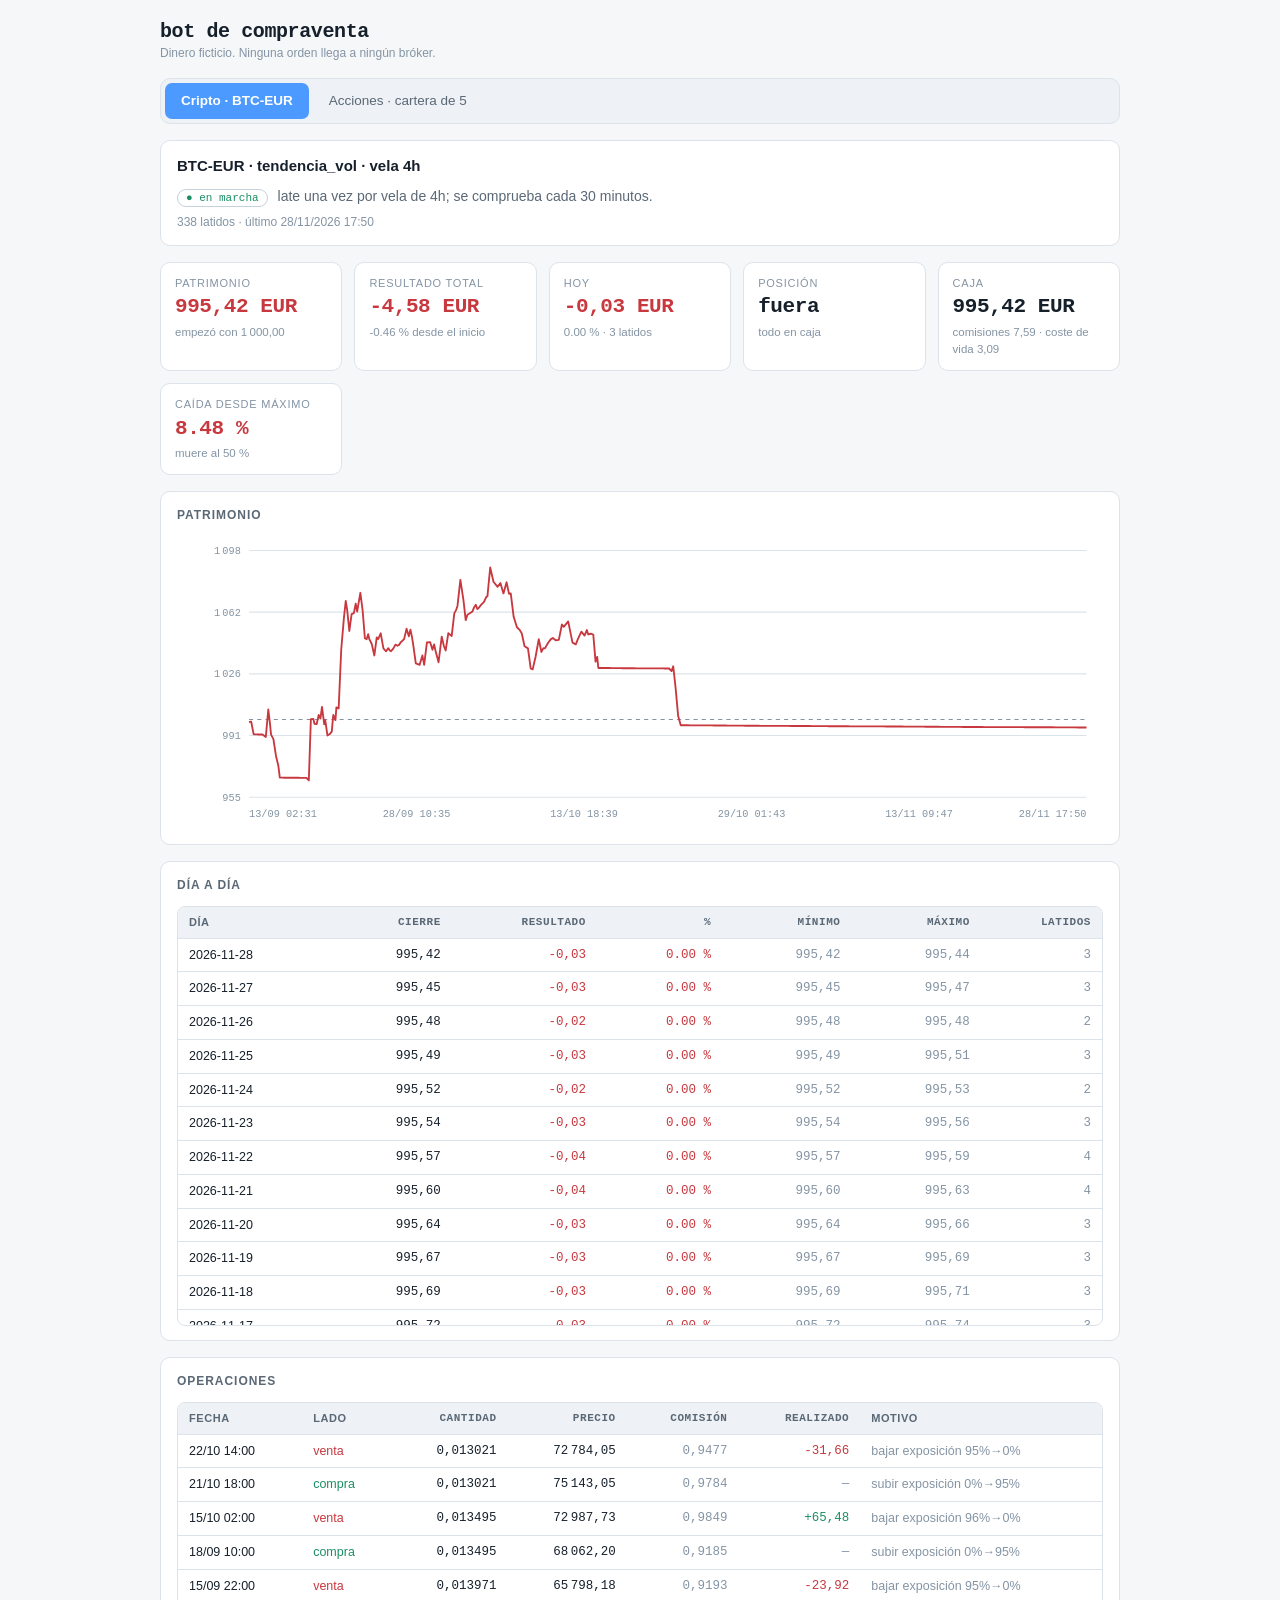
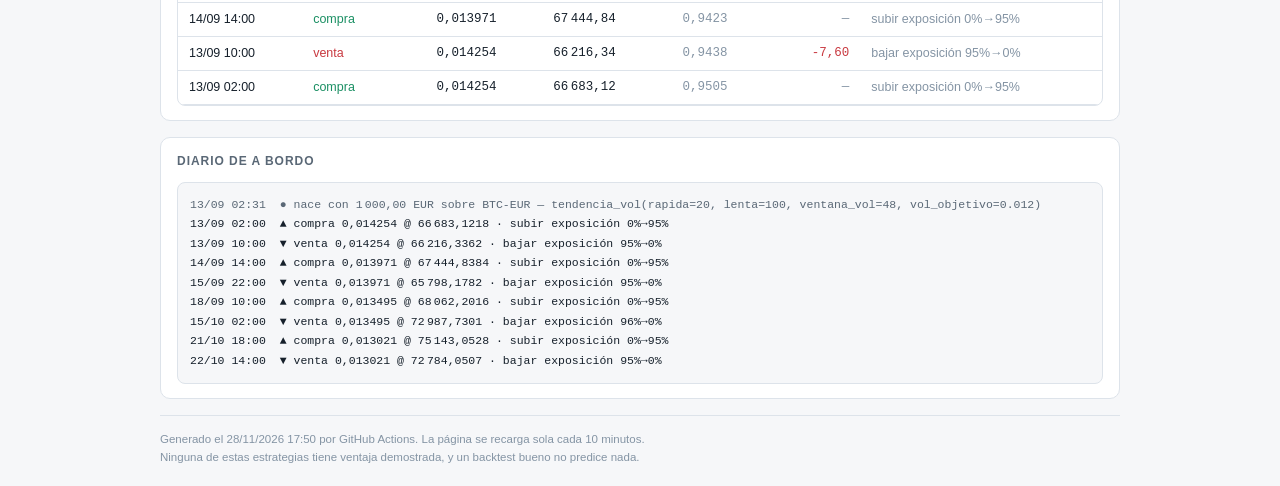
<file: docs/index.html>
<!doctype html>
<html lang="es"><head><meta charset="utf-8">
<meta name="viewport" content="width=device-width,initial-scale=1">
<meta http-equiv="refresh" content="600">
<title>Bot · BTC-EUR</title>
<style>
:root{color-scheme:dark;--f:#0d1117;--f2:#141b24;--f3:#1b2430;--b:#263241;--b2:#334354;
--t:#e6edf3;--t2:#9aa8b8;--t3:#6b7a8c;--verde:#2fbf87;--rojo:#e5606b;--ambar:#f2a33c;
--mono:ui-monospace,SFMono-Regular,Menlo,monospace}
@media (prefers-color-scheme:light){:root{color-scheme:light;--f:#f6f7f9;--f2:#fff;--f3:#eef1f5;
--b:#dde3ea;--b2:#c7d1dc;--t:#16202b;--t2:#5a6876;--t3:#8494a4;--verde:#1a8f63;--rojo:#c8383f}}
*{box-sizing:border-box}
body{margin:0;background:var(--f);color:var(--t);font:14px/1.5 -apple-system,BlinkMacSystemFont,"Segoe UI",Roboto,sans-serif}
.envuelve{max-width:1000px;margin:0 auto;padding:20px;display:flex;flex-direction:column;gap:16px}
h1{font:600 20px/1.2 var(--mono);margin:0;letter-spacing:-.02em}
h2{font-size:15px;margin:0 0 8px}
h3{font-size:12px;text-transform:uppercase;letter-spacing:.08em;color:var(--t2);margin:0 0 12px}
.tarjeta{background:var(--f2);border:1px solid var(--b);border-radius:10px;padding:14px 16px}
.kpis{display:grid;grid-template-columns:repeat(auto-fit,minmax(180px,1fr));gap:12px}
.kpi{background:var(--f2);border:1px solid var(--b);border-radius:10px;padding:12px 14px;display:flex;flex-direction:column;gap:3px}
.kpi-t{font-size:11px;text-transform:uppercase;letter-spacing:.07em;color:var(--t3)}
.kpi-v{font:600 21px/1.25 var(--mono);letter-spacing:-.02em}
.kpi-v.pos{color:var(--verde)} .kpi-v.neg{color:var(--rojo)}
.kpi-s{font-size:11.5px;color:var(--t3)}
.linea{margin:0 0 6px;color:var(--t2)}
.nota{color:var(--t3);font-size:12px;margin:0}
.insignia{font:11px var(--mono);padding:2px 8px;border-radius:999px;border:1px solid var(--b2);margin-right:6px}
.insignia.vivo{color:var(--verde)} .insignia.muerto{color:var(--rojo)} .insignia.pausado{color:var(--t3)}
.envoltura{overflow-x:auto;border:1px solid var(--b);border-radius:8px;max-height:420px;overflow-y:auto}
table{border-collapse:collapse;width:100%;font-size:12.5px}
th,td{padding:7px 11px;text-align:left;white-space:nowrap;border-bottom:1px solid var(--b)}
th{position:sticky;top:0;background:var(--f3);color:var(--t2);font-size:11px;text-transform:uppercase;letter-spacing:.05em}
.num{text-align:right;font-family:var(--mono)}
.pos{color:var(--verde)} .neg{color:var(--rojo)} .apagado{color:var(--t3)}
.malla{stroke:var(--b)} .base{stroke:var(--t3);stroke-dasharray:4 4}
.eje{fill:var(--t3);font:10px var(--mono)}
.diario{margin:0;padding:12px;background:var(--f);border:1px solid var(--b);border-radius:8px;
font:11.5px/1.7 var(--mono);max-height:300px;overflow:auto;color:var(--t2);white-space:pre-wrap}
.l-error{color:var(--rojo)} .l-warning{color:var(--ambar)} .l-hito{color:var(--t)}
footer{color:var(--t3);font-size:11.5px;line-height:1.6;border-top:1px solid var(--b);padding-top:14px}
.pestanas{display:flex;gap:4px;background:var(--f3);padding:4px;border-radius:10px;
border:1px solid var(--b);flex-wrap:wrap}
.pestana{padding:8px 16px;border-radius:7px;color:var(--t2);text-decoration:none;
font-size:13.5px;white-space:nowrap}
.pestana:hover{color:var(--t);background:var(--f2)}
.pestana.activa{background:#4c9aff;color:#fff;font-weight:600}
.datos{display:grid;grid-template-columns:repeat(auto-fit,minmax(130px,1fr));gap:10px}
.dato{background:var(--f3);border:1px solid var(--b);border-radius:8px;padding:9px 11px;
display:flex;flex-direction:column;gap:2px}
.dato-t{font-size:10.5px;text-transform:uppercase;letter-spacing:.06em;color:var(--t3)}
.dato-v{font:600 15px/1.3 var(--mono)}
.insignia.ok{color:var(--verde)} .insignia.falla{color:var(--rojo)}
.titulares{margin:0;padding-left:18px;display:flex;flex-direction:column;gap:7px}
.titulares li{font-size:13px;line-height:1.45}
.titulares a{color:var(--t2);text-decoration:none}
.titulares a:hover{color:#4c9aff;text-decoration:underline}
h3 .insignia{margin-left:8px;text-transform:none;letter-spacing:0}
</style></head><body><div class="envuelve">
<header><h1>bot de compraventa</h1>
<p class="nota">Dinero ficticio. Ninguna orden llega a ningún bróker.</p></header>
<nav class="pestanas"><a class="pestana activa" href="btc4h.html">Cripto · BTC-EUR</a><a class="pestana" href="acciones.html">Acciones · cartera de 5</a></nav>
<section class="tarjeta cabecera-agente">
  <h2>BTC-EUR · tendencia_vol · vela 4h</h2>
  <p class="linea"><span class="insignia vivo">● en marcha</span> late una vez por vela de 4h; se comprueba cada 30 minutos.</p>
  <p class="nota">338 latidos · último 28/11/2026 17:50</p>
</section>

<section class="kpis"><div class="kpi"><span class="kpi-t">Patrimonio</span><span class="kpi-v neg">995,42 EUR</span><span class="kpi-s">empezó con 1 000,00</span></div><div class="kpi"><span class="kpi-t">Resultado total</span><span class="kpi-v neg">-4,58 EUR</span><span class="kpi-s">-0.46 % desde el inicio</span></div><div class="kpi"><span class="kpi-t">Hoy</span><span class="kpi-v neg">-0,03 EUR</span><span class="kpi-s">0.00 % · 3 latidos</span></div><div class="kpi"><span class="kpi-t">Posición</span><span class="kpi-v ">fuera</span><span class="kpi-s">todo en caja</span></div><div class="kpi"><span class="kpi-t">Caja</span><span class="kpi-v ">995,42 EUR</span><span class="kpi-s">comisiones 7,59 · coste de vida 3,09</span></div><div class="kpi"><span class="kpi-t">Caída desde máximo</span><span class="kpi-v neg">8.48 %</span><span class="kpi-s">muere al 50 %</span></div></section>

<section class="tarjeta"><h3>Patrimonio</h3><svg viewBox="0 0 900 280" width="100%" role="img" aria-label="Curva de patrimonio"><line class="malla" x1="70" x2="884" y1="254.0" y2="254.0"/><text class="eje" x="62" y="257.5" text-anchor="end">955</text><line class="malla" x1="70" x2="884" y1="194.0" y2="194.0"/><text class="eje" x="62" y="197.5" text-anchor="end">991</text><line class="malla" x1="70" x2="884" y1="134.0" y2="134.0"/><text class="eje" x="62" y="137.5" text-anchor="end">1 026</text><line class="malla" x1="70" x2="884" y1="74.0" y2="74.0"/><text class="eje" x="62" y="77.5" text-anchor="end">1 062</text><line class="malla" x1="70" x2="884" y1="14.0" y2="14.0"/><text class="eje" x="62" y="17.5" text-anchor="end">1 098</text><text class="eje" x="70.0" y="273" text-anchor="start">13/09 02:31</text><text class="eje" x="232.8" y="273" text-anchor="middle">28/09 10:35</text><text class="eje" x="395.6" y="273" text-anchor="middle">13/10 18:39</text><text class="eje" x="558.4" y="273" text-anchor="middle">29/10 01:43</text><text class="eje" x="721.2" y="273" text-anchor="middle">13/11 09:47</text><text class="eje" x="884.0" y="273" text-anchor="end">28/11 17:50</text><line class="base" x1="70" x2="884" y1="178.4" y2="178.4"/><path d="M70.0 180.8L72.1 180.5L74.5 192.8L76.3 192.8L77.8 192.8L79.0 192.9L80.9 192.9L83.1 192.9L86.3 195.3L88.7 168.6L90.3 181.9L91.4 193.1L93.7 197.4L96.2 213.8L98.5 223.3L99.9 234.9L102.3 234.9L104.6 235.0L107.2 235.0L109.3 235.0L110.6 235.0L113.0 235.0L115.6 235.0L117.9 235.0L120.0 235.1L121.3 235.1L123.4 235.1L125.8 235.1L128.1 237.4L130.1 178.1L132.5 177.8L133.6 182.5L135.7 182.9L137.7 174.0L139.4 177.4L140.9 166.1L143.1 183.1L144.1 179.1L146.2 193.9L148.4 192.5L150.4 190.1L151.9 173.9L154.0 178.9L154.9 166.6L157.1 167.6L159.6 110.6L162.2 79.8L164.0 63.0L165.3 71.0L167.5 92.3L169.7 76.0L171.9 75.0L173.7 65.7L175.1 73.4L176.1 67.4L178.2 55.2L180.4 72.2L182.6 99.3L184.3 100.4L185.8 95.4L186.9 100.3L189.3 105.0L191.8 116.1L194.1 98.6L195.6 100.1L198.0 94.6L200.6 109.3L203.2 112.1L205.4 109.0L206.8 111.3L208.0 112.0L210.2 109.5L212.3 105.6L214.3 106.7L216.0 105.6L217.3 103.5L220.7 100.2L223.1 90.1L225.3 97.5L226.9 91.0L228.4 98.3L229.5 105.2L232.1 123.7L235.8 125.2L238.5 116.1L240.2 125.3L242.9 103.5L246.0 103.1L248.3 110.6L249.9 105.3L251.3 111.8L254.2 122.7L257.3 97.8L259.4 106.9L261.1 111.3L263.7 94.5L267.0 97.1L269.5 75.2L271.2 72.0L272.6 68.0L275.4 42.6L278.4 62.3L280.6 81.8L282.3 76.6L284.6 75.0L287.2 73.3L288.8 69.2L290.4 66.9L291.9 71.0L293.0 70.2L295.5 66.9L298.4 64.0L300.5 59.4L301.7 58.6L304.4 30.6L307.6 44.5L311.6 49.4L314.3 45.6L317.3 55.8L320.3 45.0L322.7 56.2L324.4 55.9L327.2 78.5L330.4 88.7L333.2 91.5L335.1 94.8L337.8 107.1L341.1 109.2L343.8 128.8L345.7 129.6L348.5 117.4L351.6 100.3L354.2 112.7L356.1 109.0L357.6 109.2L360.7 103.8L363.4 100.2L365.3 99.2L368.0 101.3L371.1 101.0L374.1 86.0L375.9 88.3L380.2 83.0L384.4 103.6L387.6 105.3L389.6 100.3L393.0 93.0L396.1 96.8L398.3 91.4L399.7 95.7L402.2 95.0L404.6 95.8L406.8 122.1L408.4 117.5L409.5 128.3L411.5 128.3L413.6 128.3L415.8 128.3L417.7 128.3L419.1 128.3L420.2 128.3L422.3 128.4L424.4 128.4L426.6 128.4L428.4 128.4L429.8 128.4L430.9 128.4L432.9 128.5L434.8 128.5L436.5 128.5L438.1 128.5L440.2 128.5L442.0 128.5L444.2 128.5L446.5 128.6L448.3 128.6L449.5 128.6L450.6 128.6L452.5 128.6L454.9 128.6L458.4 128.7L460.9 128.7L464.6 128.7L467.0 128.7L469.2 128.7L471.0 128.7L472.6 128.7L473.6 128.8L475.8 128.8L478.3 128.8L480.7 131.3L482.3 126.6L484.6 147.7L487.1 175.0L489.6 183.9L491.8 183.9L493.3 183.9L494.5 183.9L496.6 183.9L498.8 184.0L501.0 184.0L502.9 184.0L504.2 184.0L505.5 184.0L507.6 184.0L509.8 184.1L511.4 184.1L512.8 184.1L514.9 184.1L515.8 184.1L518.0 184.1L520.1 184.1L522.0 184.2L523.5 184.2L524.8 184.2L527.0 184.2L529.7 184.2L532.9 184.2L535.3 184.3L536.9 184.3L539.1 184.3L543.9 184.3L546.0 184.3L547.5 184.3L549.9 184.3L552.6 184.4L555.2 184.4L557.2 184.4L558.9 184.4L561.8 184.4L565.0 184.4L567.2 184.5L568.9 184.5L571.5 184.5L574.7 184.5L577.0 184.5L578.8 184.5L580.3 184.5L583.2 184.6L586.1 184.6L588.0 184.6L589.4 184.6L590.9 184.6L594.2 184.6L597.4 184.7L599.3 184.7L600.9 184.7L603.9 184.7L608.3 184.7L611.2 184.7L614.1 184.7L617.8 184.8L620.4 184.8L622.4 184.8L625.3 184.8L629.0 184.8L631.6 184.8L633.6 184.9L637.2 184.9L640.7 184.9L643.1 184.9L646.3 184.9L649.8 184.9L652.3 184.9L654.0 185.0L656.8 185.0L659.8 185.0L661.9 185.0L663.7 185.0L665.3 185.0L668.4 185.1L671.5 185.1L673.4 185.1L675.2 185.1L678.4 185.1L683.1 185.1L686.4 185.1L689.8 185.2L693.3 185.2L695.8 185.2L697.4 185.2L700.9 185.2L704.3 185.2L707.2 185.3L710.4 185.3L714.2 185.3L716.7 185.3L718.8 185.3L722.4 185.3L725.6 185.3L728.1 185.4L731.0 185.4L734.2 185.4L736.4 185.4L738.1 185.4L739.7 185.4L742.9 185.5L746.1 185.5L748.2 185.5L750.0 185.5L753.4 185.5L757.9 185.5L761.1 185.5L765.0 185.6L769.0 185.6L771.7 185.6L775.5 185.6L779.1 185.6L781.7 185.6L785.2 185.7L789.3 185.7L792.0 185.7L795.4 185.7L799.3 185.7L801.9 185.7L804.1 185.7L808.0 185.8L811.1 185.8L813.0 185.8L816.2 185.8L819.8 185.8L822.3 185.8L824.3 185.9L828.2 185.9L833.5 185.9L836.9 185.9L842.2 185.9L845.9 185.9L850.4 185.9L854.6 186.0L857.3 186.0L861.7 186.0L865.6 186.0L868.3 186.0L872.8 186.0L876.4 186.1L880.0 186.1L884.0 186.1" fill="none" stroke="var(--rojo)" stroke-width="1.8" stroke-linejoin="round"/></svg></section>





<section class="tarjeta"><h3>Día a día</h3>
<div class="envoltura"><table>
<thead><tr><th>día</th><th class="num">cierre</th><th class="num">resultado</th><th class="num">%</th><th class="num">mínimo</th><th class="num">máximo</th><th class="num">latidos</th></tr></thead>
<tbody><tr><td>2026-11-28</td><td class="num">995,42</td><td class="num neg">-0,03</td><td class="num neg">0.00 %</td><td class="num apagado">995,42</td><td class="num apagado">995,44</td><td class="num apagado">3</td></tr><tr><td>2026-11-27</td><td class="num">995,45</td><td class="num neg">-0,03</td><td class="num neg">0.00 %</td><td class="num apagado">995,45</td><td class="num apagado">995,47</td><td class="num apagado">3</td></tr><tr><td>2026-11-26</td><td class="num">995,48</td><td class="num neg">-0,02</td><td class="num neg">0.00 %</td><td class="num apagado">995,48</td><td class="num apagado">995,48</td><td class="num apagado">2</td></tr><tr><td>2026-11-25</td><td class="num">995,49</td><td class="num neg">-0,03</td><td class="num neg">0.00 %</td><td class="num apagado">995,49</td><td class="num apagado">995,51</td><td class="num apagado">3</td></tr><tr><td>2026-11-24</td><td class="num">995,52</td><td class="num neg">-0,02</td><td class="num neg">0.00 %</td><td class="num apagado">995,52</td><td class="num apagado">995,53</td><td class="num apagado">2</td></tr><tr><td>2026-11-23</td><td class="num">995,54</td><td class="num neg">-0,03</td><td class="num neg">0.00 %</td><td class="num apagado">995,54</td><td class="num apagado">995,56</td><td class="num apagado">3</td></tr><tr><td>2026-11-22</td><td class="num">995,57</td><td class="num neg">-0,04</td><td class="num neg">0.00 %</td><td class="num apagado">995,57</td><td class="num apagado">995,59</td><td class="num apagado">4</td></tr><tr><td>2026-11-21</td><td class="num">995,60</td><td class="num neg">-0,04</td><td class="num neg">0.00 %</td><td class="num apagado">995,60</td><td class="num apagado">995,63</td><td class="num apagado">4</td></tr><tr><td>2026-11-20</td><td class="num">995,64</td><td class="num neg">-0,03</td><td class="num neg">0.00 %</td><td class="num apagado">995,64</td><td class="num apagado">995,66</td><td class="num apagado">3</td></tr><tr><td>2026-11-19</td><td class="num">995,67</td><td class="num neg">-0,03</td><td class="num neg">0.00 %</td><td class="num apagado">995,67</td><td class="num apagado">995,69</td><td class="num apagado">3</td></tr><tr><td>2026-11-18</td><td class="num">995,69</td><td class="num neg">-0,03</td><td class="num neg">0.00 %</td><td class="num apagado">995,69</td><td class="num apagado">995,71</td><td class="num apagado">3</td></tr><tr><td>2026-11-17</td><td class="num">995,72</td><td class="num neg">-0,03</td><td class="num neg">0.00 %</td><td class="num apagado">995,72</td><td class="num apagado">995,74</td><td class="num apagado">3</td></tr><tr><td>2026-11-16</td><td class="num">995,75</td><td class="num neg">-0,03</td><td class="num neg">0.00 %</td><td class="num apagado">995,75</td><td class="num apagado">995,77</td><td class="num apagado">3</td></tr><tr><td>2026-11-15</td><td class="num">995,78</td><td class="num neg">-0,04</td><td class="num neg">0.00 %</td><td class="num apagado">995,78</td><td class="num apagado">995,80</td><td class="num apagado">4</td></tr><tr><td>2026-11-14</td><td class="num">995,81</td><td class="num neg">-0,05</td><td class="num neg">0.00 %</td><td class="num apagado">995,81</td><td class="num apagado">995,85</td><td class="num apagado">5</td></tr><tr><td>2026-11-13</td><td class="num">995,86</td><td class="num neg">-0,03</td><td class="num neg">0.00 %</td><td class="num apagado">995,86</td><td class="num apagado">995,88</td><td class="num apagado">3</td></tr><tr><td>2026-11-12</td><td class="num">995,89</td><td class="num neg">-0,04</td><td class="num neg">0.00 %</td><td class="num apagado">995,89</td><td class="num apagado">995,91</td><td class="num apagado">4</td></tr><tr><td>2026-11-11</td><td class="num">995,92</td><td class="num neg">-0,04</td><td class="num neg">0.00 %</td><td class="num apagado">995,92</td><td class="num apagado">995,95</td><td class="num apagado">4</td></tr><tr><td>2026-11-10</td><td class="num">995,96</td><td class="num neg">-0,03</td><td class="num neg">0.00 %</td><td class="num apagado">995,96</td><td class="num apagado">995,98</td><td class="num apagado">3</td></tr><tr><td>2026-11-09</td><td class="num">995,99</td><td class="num neg">-0,03</td><td class="num neg">0.00 %</td><td class="num apagado">995,99</td><td class="num apagado">996,00</td><td class="num apagado">3</td></tr><tr><td>2026-11-08</td><td class="num">996,01</td><td class="num neg">-0,04</td><td class="num neg">0.00 %</td><td class="num apagado">996,01</td><td class="num apagado">996,04</td><td class="num apagado">4</td></tr><tr><td>2026-11-07</td><td class="num">996,05</td><td class="num neg">-0,05</td><td class="num neg">0.00 %</td><td class="num apagado">996,05</td><td class="num apagado">996,09</td><td class="num apagado">5</td></tr><tr><td>2026-11-06</td><td class="num">996,10</td><td class="num neg">-0,04</td><td class="num neg">0.00 %</td><td class="num apagado">996,10</td><td class="num apagado">996,12</td><td class="num apagado">4</td></tr><tr><td>2026-11-05</td><td class="num">996,13</td><td class="num neg">-0,03</td><td class="num neg">0.00 %</td><td class="num apagado">996,13</td><td class="num apagado">996,15</td><td class="num apagado">3</td></tr><tr><td>2026-11-04</td><td class="num">996,16</td><td class="num neg">-0,04</td><td class="num neg">0.00 %</td><td class="num apagado">996,16</td><td class="num apagado">996,19</td><td class="num apagado">4</td></tr><tr><td>2026-11-03</td><td class="num">996,20</td><td class="num neg">-0,04</td><td class="num neg">0.00 %</td><td class="num apagado">996,20</td><td class="num apagado">996,22</td><td class="num apagado">4</td></tr><tr><td>2026-11-02</td><td class="num">996,23</td><td class="num neg">-0,03</td><td class="num neg">0.00 %</td><td class="num apagado">996,23</td><td class="num apagado">996,25</td><td class="num apagado">3</td></tr><tr><td>2026-11-01</td><td class="num">996,26</td><td class="num neg">-0,04</td><td class="num neg">0.00 %</td><td class="num apagado">996,26</td><td class="num apagado">996,29</td><td class="num apagado">4</td></tr><tr><td>2026-10-31</td><td class="num">996,30</td><td class="num neg">-0,05</td><td class="num neg">0.00 %</td><td class="num apagado">996,30</td><td class="num apagado">996,33</td><td class="num apagado">5</td></tr><tr><td>2026-10-30</td><td class="num">996,34</td><td class="num neg">-0,05</td><td class="num neg">0.00 %</td><td class="num apagado">996,34</td><td class="num apagado">996,38</td><td class="num apagado">5</td></tr><tr><td>2026-10-29</td><td class="num">996,39</td><td class="num neg">-0,04</td><td class="num neg">0.00 %</td><td class="num apagado">996,39</td><td class="num apagado">996,42</td><td class="num apagado">4</td></tr><tr><td>2026-10-28</td><td class="num">996,42</td><td class="num neg">-0,05</td><td class="num neg">0.00 %</td><td class="num apagado">996,42</td><td class="num apagado">996,46</td><td class="num apagado">5</td></tr><tr><td>2026-10-27</td><td class="num">996,47</td><td class="num neg">-0,04</td><td class="num neg">0.00 %</td><td class="num apagado">996,47</td><td class="num apagado">996,50</td><td class="num apagado">4</td></tr><tr><td>2026-10-26</td><td class="num">996,51</td><td class="num neg">-0,04</td><td class="num neg">0.00 %</td><td class="num apagado">996,51</td><td class="num apagado">996,53</td><td class="num apagado">4</td></tr><tr><td>2026-10-25</td><td class="num">996,54</td><td class="num neg">-0,06</td><td class="num neg">-0.01 %</td><td class="num apagado">996,54</td><td class="num apagado">996,60</td><td class="num apagado">7</td></tr><tr><td>2026-10-24</td><td class="num">996,61</td><td class="num neg">-0,05</td><td class="num neg">-0.01 %</td><td class="num apagado">996,61</td><td class="num apagado">996,65</td><td class="num apagado">6</td></tr><tr><td>2026-10-23</td><td class="num">996,66</td><td class="num neg">-0,05</td><td class="num neg">0.00 %</td><td class="num apagado">996,66</td><td class="num apagado">996,70</td><td class="num apagado">5</td></tr><tr><td>2026-10-22</td><td class="num">996,71</td><td class="num neg">-34,03</td><td class="num neg">-3.30 %</td><td class="num apagado">996,71</td><td class="num apagado">1 018,19</td><td class="num apagado">5</td></tr><tr><td>2026-10-21</td><td class="num">1 030,74</td><td class="num pos">+1,29</td><td class="num pos">0.12 %</td><td class="num apagado">1 027,94</td><td class="num apagado">1 030,74</td><td class="num apagado">6</td></tr><tr><td>2026-10-20</td><td class="num">1 029,45</td><td class="num neg">-0,04</td><td class="num neg">0.00 %</td><td class="num apagado">1 029,45</td><td class="num apagado">1 029,48</td><td class="num apagado">4</td></tr><tr><td>2026-10-19</td><td class="num">1 029,49</td><td class="num neg">-0,04</td><td class="num neg">0.00 %</td><td class="num apagado">1 029,49</td><td class="num apagado">1 029,51</td><td class="num apagado">4</td></tr><tr><td>2026-10-18</td><td class="num">1 029,52</td><td class="num neg">-0,05</td><td class="num neg">-0.01 %</td><td class="num apagado">1 029,52</td><td class="num apagado">1 029,57</td><td class="num apagado">6</td></tr><tr><td>2026-10-17</td><td class="num">1 029,58</td><td class="num neg">-0,06</td><td class="num neg">-0.01 %</td><td class="num apagado">1 029,58</td><td class="num apagado">1 029,63</td><td class="num apagado">7</td></tr><tr><td>2026-10-16</td><td class="num">1 029,64</td><td class="num neg">-0,05</td><td class="num neg">0.00 %</td><td class="num apagado">1 029,64</td><td class="num apagado">1 029,68</td><td class="num apagado">5</td></tr><tr><td>2026-10-15</td><td class="num">1 029,69</td><td class="num neg">-6,45</td><td class="num neg">-0.62 %</td><td class="num apagado">1 029,69</td><td class="num apagado">1 029,73</td><td class="num apagado">6</td></tr><tr><td>2026-10-14</td><td class="num">1 036,14</td><td class="num neg">-12,28</td><td class="num neg">-1.17 %</td><td class="num apagado">1 033,36</td><td class="num apagado">1 051,58</td><td class="num apagado">6</td></tr><tr><td>2026-10-13</td><td class="num">1 048,42</td><td class="num pos">+4,05</td><td class="num pos">0.39 %</td><td class="num apagado">1 043,37</td><td class="num apagado">1 050,63</td><td class="num apagado">4</td></tr><tr><td>2026-10-12</td><td class="num">1 044,37</td><td class="num neg">-9,09</td><td class="num neg">-0.86 %</td><td class="num apagado">1 044,37</td><td class="num apagado">1 056,60</td><td class="num apagado">2</td></tr><tr><td>2026-10-11</td><td class="num">1 053,46</td><td class="num pos">+6,48</td><td class="num pos">0.62 %</td><td class="num apagado">1 045,75</td><td class="num apagado">1 054,81</td><td class="num apagado">4</td></tr><tr><td>2026-10-10</td><td class="num">1 046,97</td><td class="num pos">+8,00</td><td class="num pos">0.77 %</td><td class="num apagado">1 041,01</td><td class="num apagado">1 046,97</td><td class="num apagado">5</td></tr><tr><td>2026-10-09</td><td class="num">1 038,97</td><td class="num pos">+9,57</td><td class="num pos">0.93 %</td><td class="num apagado">1 028,94</td><td class="num apagado">1 046,30</td><td class="num apagado">4</td></tr><tr><td>2026-10-08</td><td class="num">1 029,40</td><td class="num neg">-22,16</td><td class="num neg">-2.11 %</td><td class="num apagado">1 029,40</td><td class="num apagado">1 049,56</td><td class="num apagado">4</td></tr><tr><td>2026-10-07</td><td class="num">1 051,55</td><td class="num neg">-20,96</td><td class="num neg">-1.95 %</td><td class="num apagado">1 051,55</td><td class="num apagado">1 072,67</td><td class="num apagado">4</td></tr><tr><td>2026-10-06</td><td class="num">1 072,51</td><td class="num neg">-3,98</td><td class="num neg">-0.37 %</td><td class="num apagado">1 072,51</td><td class="num apagado">1 079,13</td><td class="num apagado">4</td></tr><tr><td>2026-10-05</td><td class="num">1 076,49</td><td class="num pos">+5,45</td><td class="num pos">0.51 %</td><td class="num apagado">1 076,49</td><td class="num apagado">1 087,70</td><td class="num apagado">3</td></tr><tr><td>2026-10-04</td><td class="num">1 071,05</td><td class="num pos">+4,88</td><td class="num pos">0.46 %</td><td class="num apagado">1 063,73</td><td class="num apagado">1 071,05</td><td class="num apagado">6</td></tr><tr><td>2026-10-03</td><td class="num">1 066,17</td><td class="num pos">+8,85</td><td class="num pos">0.84 %</td><td class="num apagado">1 060,40</td><td class="num apagado">1 066,17</td><td class="num apagado">5</td></tr><tr><td>2026-10-02</td><td class="num">1 057,32</td><td class="num neg">-3,87</td><td class="num neg">-0.36 %</td><td class="num apagado">1 057,32</td><td class="num apagado">1 080,58</td><td class="num apagado">5</td></tr><tr><td>2026-10-01</td><td class="num">1 061,18</td><td class="num pos">+18,76</td><td class="num pos">1.80 %</td><td class="num apagado">1 039,81</td><td class="num apagado">1 061,18</td><td class="num apagado">4</td></tr><tr><td>2026-09-30</td><td class="num">1 042,42</td><td class="num pos">+2,23</td><td class="num pos">0.21 %</td><td class="num apagado">1 033,00</td><td class="num apagado">1 047,83</td><td class="num apagado">5</td></tr><tr><td>2026-09-29</td><td class="num">1 040,19</td><td class="num pos">+3,24</td><td class="num pos">0.31 %</td><td class="num apagado">1 031,48</td><td class="num apagado">1 044,65</td><td class="num apagado">4</td></tr><tr><td>2026-09-28</td><td class="num">1 036,95</td><td class="num neg">-14,86</td><td class="num neg">-1.41 %</td><td class="num apagado">1 031,54</td><td class="num apagado">1 047,50</td><td class="num apagado">5</td></tr><tr><td>2026-09-27</td><td class="num">1 051,81</td><td class="num pos">+7,37</td><td class="num pos">0.71 %</td><td class="num apagado">1 046,37</td><td class="num apagado">1 052,37</td><td class="num apagado">4</td></tr><tr><td>2026-09-26</td><td class="num">1 044,44</td><td class="num pos">+4,62</td><td class="num pos">0.44 %</td><td class="num apagado">1 039,35</td><td class="num apagado">1 044,44</td><td class="num apagado">6</td></tr><tr><td>2026-09-25</td><td class="num">1 039,82</td><td class="num neg">-6,61</td><td class="num neg">-0.63 %</td><td class="num apagado">1 039,32</td><td class="num apagado">1 049,71</td><td class="num apagado">5</td></tr><tr><td>2026-09-24</td><td class="num">1 046,43</td><td class="num pos">+0,15</td><td class="num pos">0.01 %</td><td class="num apagado">1 036,92</td><td class="num apagado">1 049,20</td><td class="num apagado">6</td></tr><tr><td>2026-09-23</td><td class="num">1 046,28</td><td class="num neg">-20,55</td><td class="num neg">-1.93 %</td><td class="num apagado">1 046,28</td><td class="num apagado">1 073,10</td><td class="num apagado">6</td></tr><tr><td>2026-09-22</td><td class="num">1 066,83</td><td class="num neg">-1,65</td><td class="num neg">-0.15 %</td><td class="num apagado">1 051,04</td><td class="num apagado">1 066,83</td><td class="num apagado">5</td></tr><tr><td>2026-09-21</td><td class="num">1 068,48</td><td class="num pos">+65,84</td><td class="num pos">6.57 %</td><td class="num apagado">999,69</td><td class="num apagado">1 068,48</td><td class="num apagado">6</td></tr><tr><td>2026-09-20</td><td class="num">1 002,64</td><td class="num pos">+5,42</td><td class="num pos">0.54 %</td><td class="num apagado">990,78</td><td class="num apagado">1 002,64</td><td class="num apagado">5</td></tr><tr><td>2026-09-19</td><td class="num">997,21</td><td class="num neg">-3,11</td><td class="num neg">-0.31 %</td><td class="num apagado">997,21</td><td class="num apagado">1 007,27</td><td class="num apagado">6</td></tr><tr><td>2026-09-18</td><td class="num">1 000,33</td><td class="num pos">+33,98</td><td class="num pos">3.52 %</td><td class="num apagado">964,94</td><td class="num apagado">1 000,33</td><td class="num apagado">5</td></tr><tr><td>2026-09-17</td><td class="num">966,35</td><td class="num neg">-0,05</td><td class="num neg">0.00 %</td><td class="num apagado">966,35</td><td class="num apagado">966,38</td><td class="num apagado">5</td></tr><tr><td>2026-09-16</td><td class="num">966,39</td><td class="num neg">-0,05</td><td class="num neg">0.00 %</td><td class="num apagado">966,39</td><td class="num apagado">966,43</td><td class="num apagado">5</td></tr><tr><td>2026-09-15</td><td class="num">966,44</td><td class="num neg">-39,36</td><td class="num neg">-3.91 %</td><td class="num apagado">966,44</td><td class="num apagado">997,87</td><td class="num apagado">6</td></tr><tr><td>2026-09-14</td><td class="num">1 005,80</td><td class="num pos">+14,40</td><td class="num pos">1.45 %</td><td class="num apagado">989,96</td><td class="num apagado">1 005,80</td><td class="num apagado">4</td></tr><tr><td>2026-09-13</td><td class="num">991,40</td><td class="num apagado">0,00</td><td class="num apagado">0.00 %</td><td class="num apagado">991,40</td><td class="num apagado">998,76</td><td class="num apagado">6</td></tr></tbody></table></div></section>

<section class="tarjeta"><h3>Operaciones</h3>
<div class="envoltura"><table>
<thead><tr><th>fecha</th><th>lado</th><th class="num">cantidad</th><th class="num">precio</th><th class="num">comisión</th><th class="num">realizado</th><th>motivo</th></tr></thead>
<tbody><tr><td>22/10 14:00</td><td class="neg">venta</td><td class="num">0,013021</td><td class="num">72 784,05</td><td class="num apagado">0,9477</td><td class="num neg">-31,66</td><td class="apagado">bajar exposición 95%→0%</td></tr><tr><td>21/10 18:00</td><td class="pos">compra</td><td class="num">0,013021</td><td class="num">75 143,05</td><td class="num apagado">0,9784</td><td class="num apagado">—</td><td class="apagado">subir exposición 0%→95%</td></tr><tr><td>15/10 02:00</td><td class="neg">venta</td><td class="num">0,013495</td><td class="num">72 987,73</td><td class="num apagado">0,9849</td><td class="num pos">+65,48</td><td class="apagado">bajar exposición 96%→0%</td></tr><tr><td>18/09 10:00</td><td class="pos">compra</td><td class="num">0,013495</td><td class="num">68 062,20</td><td class="num apagado">0,9185</td><td class="num apagado">—</td><td class="apagado">subir exposición 0%→95%</td></tr><tr><td>15/09 22:00</td><td class="neg">venta</td><td class="num">0,013971</td><td class="num">65 798,18</td><td class="num apagado">0,9193</td><td class="num neg">-23,92</td><td class="apagado">bajar exposición 95%→0%</td></tr><tr><td>14/09 14:00</td><td class="pos">compra</td><td class="num">0,013971</td><td class="num">67 444,84</td><td class="num apagado">0,9423</td><td class="num apagado">—</td><td class="apagado">subir exposición 0%→95%</td></tr><tr><td>13/09 10:00</td><td class="neg">venta</td><td class="num">0,014254</td><td class="num">66 216,34</td><td class="num apagado">0,9438</td><td class="num neg">-7,60</td><td class="apagado">bajar exposición 95%→0%</td></tr><tr><td>13/09 02:00</td><td class="pos">compra</td><td class="num">0,014254</td><td class="num">66 683,12</td><td class="num apagado">0,9505</td><td class="num apagado">—</td><td class="apagado">subir exposición 0%→95%</td></tr></tbody></table></div></section>

<section class="tarjeta"><h3>Diario de a bordo</h3><pre class="diario"><div class="">13/09 02:31  ● nace con 1 000,00 EUR sobre BTC-EUR — tendencia_vol(rapida=20, lenta=100, ventana_vol=48, vol_objetivo=0.012)</div><div class="l-hito">13/09 02:00  ▲ compra 0,014254 @ 66 683,1218 · subir exposición 0%→95%</div><div class="l-hito">13/09 10:00  ▼ venta 0,014254 @ 66 216,3362 · bajar exposición 95%→0%</div><div class="l-hito">14/09 14:00  ▲ compra 0,013971 @ 67 444,8384 · subir exposición 0%→95%</div><div class="l-hito">15/09 22:00  ▼ venta 0,013971 @ 65 798,1782 · bajar exposición 95%→0%</div><div class="l-hito">18/09 10:00  ▲ compra 0,013495 @ 68 062,2016 · subir exposición 0%→95%</div><div class="l-hito">15/10 02:00  ▼ venta 0,013495 @ 72 987,7301 · bajar exposición 96%→0%</div><div class="l-hito">21/10 18:00  ▲ compra 0,013021 @ 75 143,0528 · subir exposición 0%→95%</div><div class="l-hito">22/10 14:00  ▼ venta 0,013021 @ 72 784,0507 · bajar exposición 95%→0%</div></pre></section>

<footer>Generado el 28/11/2026 17:50 por GitHub Actions. La página se recarga sola cada 10 minutos.<br>
Ninguna de estas estrategias tiene ventaja demostrada, y un backtest bueno no predice nada.</footer>
</div></body></html>
</file>
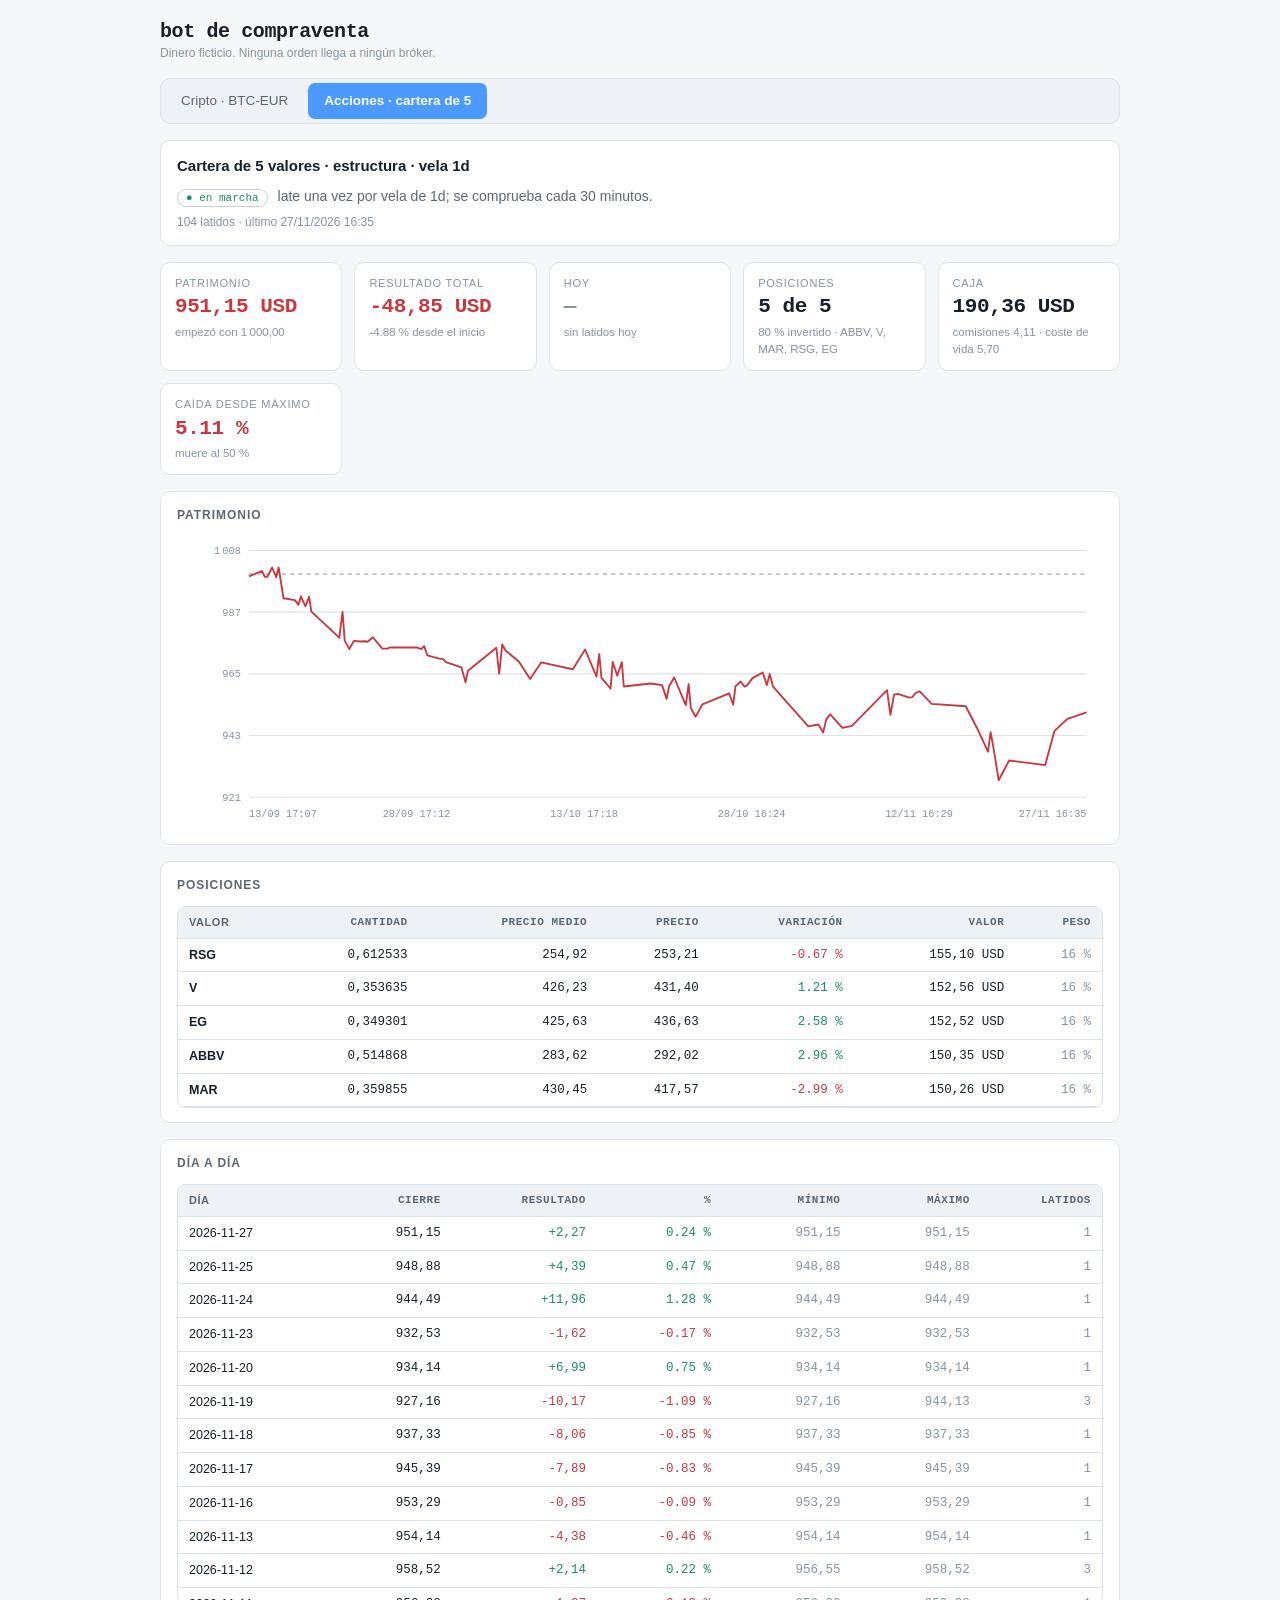
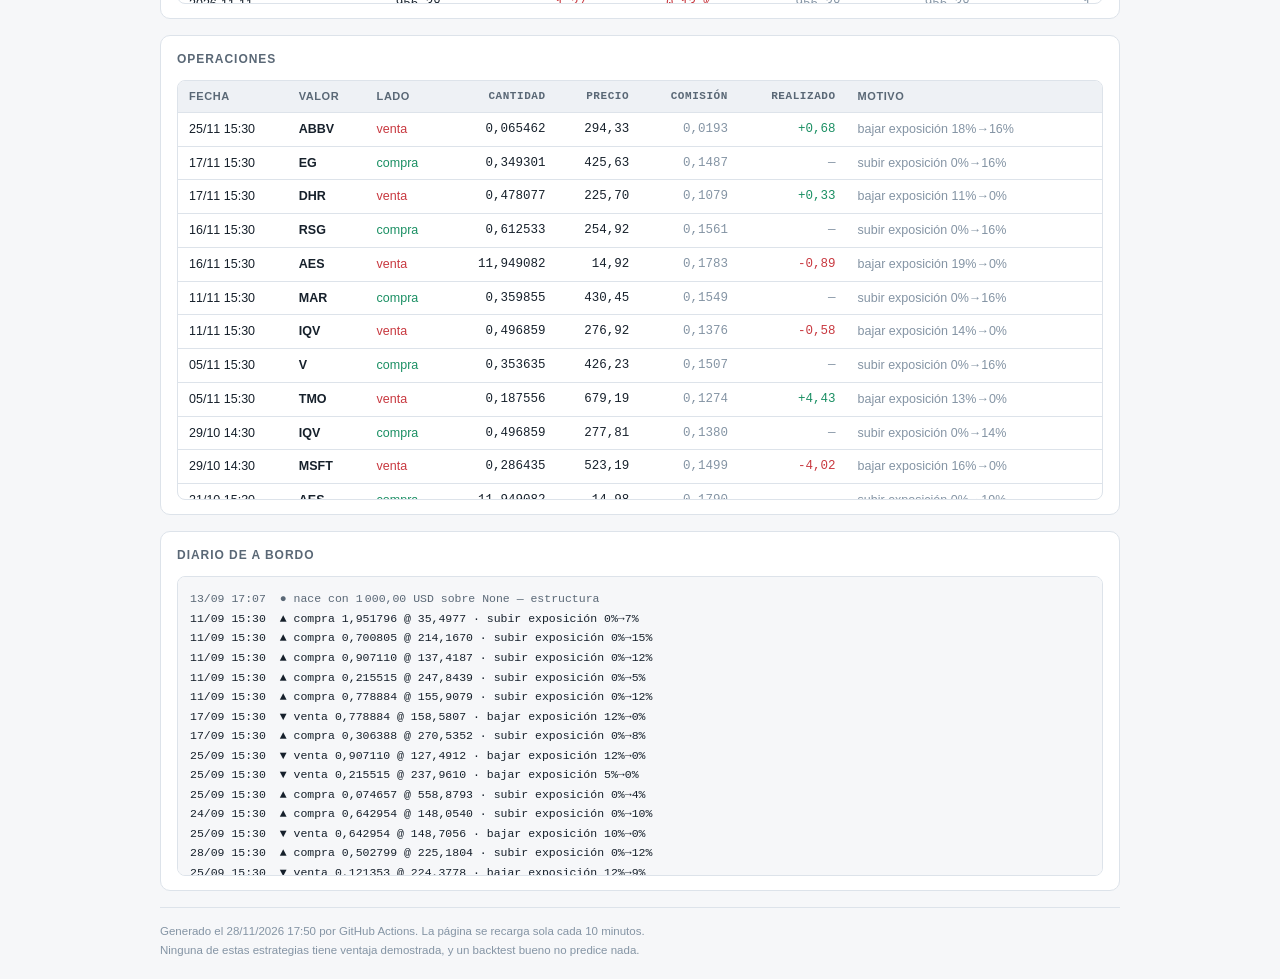
<file: docs/acciones.html>
<!doctype html>
<html lang="es"><head><meta charset="utf-8">
<meta name="viewport" content="width=device-width,initial-scale=1">
<meta http-equiv="refresh" content="600">
<title>Bot · ?</title>
<style>
:root{color-scheme:dark;--f:#0d1117;--f2:#141b24;--f3:#1b2430;--b:#263241;--b2:#334354;
--t:#e6edf3;--t2:#9aa8b8;--t3:#6b7a8c;--verde:#2fbf87;--rojo:#e5606b;--ambar:#f2a33c;
--mono:ui-monospace,SFMono-Regular,Menlo,monospace}
@media (prefers-color-scheme:light){:root{color-scheme:light;--f:#f6f7f9;--f2:#fff;--f3:#eef1f5;
--b:#dde3ea;--b2:#c7d1dc;--t:#16202b;--t2:#5a6876;--t3:#8494a4;--verde:#1a8f63;--rojo:#c8383f}}
*{box-sizing:border-box}
body{margin:0;background:var(--f);color:var(--t);font:14px/1.5 -apple-system,BlinkMacSystemFont,"Segoe UI",Roboto,sans-serif}
.envuelve{max-width:1000px;margin:0 auto;padding:20px;display:flex;flex-direction:column;gap:16px}
h1{font:600 20px/1.2 var(--mono);margin:0;letter-spacing:-.02em}
h2{font-size:15px;margin:0 0 8px}
h3{font-size:12px;text-transform:uppercase;letter-spacing:.08em;color:var(--t2);margin:0 0 12px}
.tarjeta{background:var(--f2);border:1px solid var(--b);border-radius:10px;padding:14px 16px}
.kpis{display:grid;grid-template-columns:repeat(auto-fit,minmax(180px,1fr));gap:12px}
.kpi{background:var(--f2);border:1px solid var(--b);border-radius:10px;padding:12px 14px;display:flex;flex-direction:column;gap:3px}
.kpi-t{font-size:11px;text-transform:uppercase;letter-spacing:.07em;color:var(--t3)}
.kpi-v{font:600 21px/1.25 var(--mono);letter-spacing:-.02em}
.kpi-v.pos{color:var(--verde)} .kpi-v.neg{color:var(--rojo)}
.kpi-s{font-size:11.5px;color:var(--t3)}
.linea{margin:0 0 6px;color:var(--t2)}
.nota{color:var(--t3);font-size:12px;margin:0}
.insignia{font:11px var(--mono);padding:2px 8px;border-radius:999px;border:1px solid var(--b2);margin-right:6px}
.insignia.vivo{color:var(--verde)} .insignia.muerto{color:var(--rojo)} .insignia.pausado{color:var(--t3)}
.envoltura{overflow-x:auto;border:1px solid var(--b);border-radius:8px;max-height:420px;overflow-y:auto}
table{border-collapse:collapse;width:100%;font-size:12.5px}
th,td{padding:7px 11px;text-align:left;white-space:nowrap;border-bottom:1px solid var(--b)}
th{position:sticky;top:0;background:var(--f3);color:var(--t2);font-size:11px;text-transform:uppercase;letter-spacing:.05em}
.num{text-align:right;font-family:var(--mono)}
.pos{color:var(--verde)} .neg{color:var(--rojo)} .apagado{color:var(--t3)}
.malla{stroke:var(--b)} .base{stroke:var(--t3);stroke-dasharray:4 4}
.eje{fill:var(--t3);font:10px var(--mono)}
.diario{margin:0;padding:12px;background:var(--f);border:1px solid var(--b);border-radius:8px;
font:11.5px/1.7 var(--mono);max-height:300px;overflow:auto;color:var(--t2);white-space:pre-wrap}
.l-error{color:var(--rojo)} .l-warning{color:var(--ambar)} .l-hito{color:var(--t)}
footer{color:var(--t3);font-size:11.5px;line-height:1.6;border-top:1px solid var(--b);padding-top:14px}
.pestanas{display:flex;gap:4px;background:var(--f3);padding:4px;border-radius:10px;
border:1px solid var(--b);flex-wrap:wrap}
.pestana{padding:8px 16px;border-radius:7px;color:var(--t2);text-decoration:none;
font-size:13.5px;white-space:nowrap}
.pestana:hover{color:var(--t);background:var(--f2)}
.pestana.activa{background:#4c9aff;color:#fff;font-weight:600}
.datos{display:grid;grid-template-columns:repeat(auto-fit,minmax(130px,1fr));gap:10px}
.dato{background:var(--f3);border:1px solid var(--b);border-radius:8px;padding:9px 11px;
display:flex;flex-direction:column;gap:2px}
.dato-t{font-size:10.5px;text-transform:uppercase;letter-spacing:.06em;color:var(--t3)}
.dato-v{font:600 15px/1.3 var(--mono)}
.insignia.ok{color:var(--verde)} .insignia.falla{color:var(--rojo)}
.titulares{margin:0;padding-left:18px;display:flex;flex-direction:column;gap:7px}
.titulares li{font-size:13px;line-height:1.45}
.titulares a{color:var(--t2);text-decoration:none}
.titulares a:hover{color:#4c9aff;text-decoration:underline}
h3 .insignia{margin-left:8px;text-transform:none;letter-spacing:0}
</style></head><body><div class="envuelve">
<header><h1>bot de compraventa</h1>
<p class="nota">Dinero ficticio. Ninguna orden llega a ningún bróker.</p></header>
<nav class="pestanas"><a class="pestana" href="btc4h.html">Cripto · BTC-EUR</a><a class="pestana activa" href="acciones.html">Acciones · cartera de 5</a></nav>
<section class="tarjeta cabecera-agente">
  <h2>Cartera de 5 valores · estructura · vela 1d</h2>
  <p class="linea"><span class="insignia vivo">● en marcha</span> late una vez por vela de 1d; se comprueba cada 30 minutos.</p>
  <p class="nota">104 latidos · último 27/11/2026 16:35</p>
</section>

<section class="kpis"><div class="kpi"><span class="kpi-t">Patrimonio</span><span class="kpi-v neg">951,15 USD</span><span class="kpi-s">empezó con 1 000,00</span></div><div class="kpi"><span class="kpi-t">Resultado total</span><span class="kpi-v neg">-48,85 USD</span><span class="kpi-s">-4.88 % desde el inicio</span></div><div class="kpi"><span class="kpi-t">Hoy</span><span class="kpi-v apagado">—</span><span class="kpi-s">sin latidos hoy</span></div><div class="kpi"><span class="kpi-t">Posiciones</span><span class="kpi-v ">5 de 5</span><span class="kpi-s">80 % invertido · ABBV, V, MAR, RSG, EG</span></div><div class="kpi"><span class="kpi-t">Caja</span><span class="kpi-v ">190,36 USD</span><span class="kpi-s">comisiones 4,11 · coste de vida 5,70</span></div><div class="kpi"><span class="kpi-t">Caída desde máximo</span><span class="kpi-v neg">5.11 %</span><span class="kpi-s">muere al 50 %</span></div></section>

<section class="tarjeta"><h3>Patrimonio</h3><svg viewBox="0 0 900 280" width="100%" role="img" aria-label="Curva de patrimonio"><line class="malla" x1="70" x2="884" y1="254.0" y2="254.0"/><text class="eje" x="62" y="257.5" text-anchor="end">921</text><line class="malla" x1="70" x2="884" y1="194.0" y2="194.0"/><text class="eje" x="62" y="197.5" text-anchor="end">943</text><line class="malla" x1="70" x2="884" y1="134.0" y2="134.0"/><text class="eje" x="62" y="137.5" text-anchor="end">965</text><line class="malla" x1="70" x2="884" y1="74.0" y2="74.0"/><text class="eje" x="62" y="77.5" text-anchor="end">987</text><line class="malla" x1="70" x2="884" y1="14.0" y2="14.0"/><text class="eje" x="62" y="17.5" text-anchor="end">1 008</text><text class="eje" x="70.0" y="273" text-anchor="start">13/09 17:07</text><text class="eje" x="232.8" y="273" text-anchor="middle">28/09 17:12</text><text class="eje" x="395.6" y="273" text-anchor="middle">13/10 17:18</text><text class="eje" x="558.4" y="273" text-anchor="middle">28/10 16:24</text><text class="eje" x="721.2" y="273" text-anchor="middle">12/11 16:29</text><text class="eje" x="884.0" y="273" text-anchor="end">27/11 16:35</text><line class="base" x1="70" x2="884" y1="37.0" y2="37.0"/><path d="M70.0 39.3L82.5 34.0L85.3 39.6L87.6 39.8L92.5 30.6L96.4 40.1L98.8 30.6L103.5 60.5L114.5 62.3L118.0 66.9L120.4 58.8L124.8 68.2L128.4 59.1L130.6 73.5L157.7 98.8L160.9 73.8L163.0 101.7L167.5 109.9L171.9 102.0L178.5 102.5L182.9 102.3L185.3 102.8L190.3 98.4L199.6 109.4L204.5 109.4L206.7 108.4L232.9 108.3L237.3 110.0L240.2 107.0L243.3 116.1L254.8 119.2L258.7 119.6L261.4 122.6L264.8 123.8L276.5 127.8L280.4 142.2L282.8 130.9L310.4 108.6L313.1 134.0L316.1 105.5L319.3 111.3L332.4 122.2L343.2 138.9L353.9 122.9L384.7 129.5L396.7 110.3L407.7 136.7L410.4 114.6L412.5 137.9L416.9 142.9L421.4 148.5L423.5 122.3L427.9 135.9L432.3 122.6L434.3 146.3L460.4 143.4L471.4 144.9L475.9 158.3L478.2 146.3L483.2 137.5L494.5 164.4L497.3 143.9L499.4 167.2L504.0 175.7L508.5 167.5L510.7 163.7L536.6 152.9L540.6 164.0L542.8 146.1L547.8 141.4L551.5 146.4L554.0 145.2L559.3 138.1L569.3 132.7L573.3 144.9L576.1 134.1L579.3 146.5L613.6 185.1L623.4 183.2L628.0 191.1L631.0 178.5L634.7 173.2L646.7 186.5L656.0 184.5L690.1 149.8L693.4 173.8L696.9 154.2L700.5 153.5L711.8 157.0L714.7 156.6L717.9 152.6L721.9 151.1L733.5 163.2L766.6 165.5L777.9 187.3L788.2 209.5L790.8 190.7L794.4 210.8L798.6 237.4L808.8 218.2L843.8 222.7L852.7 189.7L865.4 177.7L884.0 171.4" fill="none" stroke="var(--rojo)" stroke-width="1.8" stroke-linejoin="round"/></svg></section>

<section class="tarjeta"><h3>Posiciones</h3>
    <div class="envoltura"><table>
    <thead><tr><th>valor</th><th class="num">cantidad</th><th class="num">precio medio</th>
    <th class="num">precio</th><th class="num">variación</th><th class="num">valor</th>
    <th class="num">peso</th></tr></thead>
    <tbody><tr><td><b>RSG</b></td><td class="num">0,612533</td><td class="num">254,92</td><td class="num">253,21</td><td class="num neg">-0.67 %</td><td class="num">155,10 USD</td><td class="num apagado">16 %</td></tr><tr><td><b>V</b></td><td class="num">0,353635</td><td class="num">426,23</td><td class="num">431,40</td><td class="num pos">1.21 %</td><td class="num">152,56 USD</td><td class="num apagado">16 %</td></tr><tr><td><b>EG</b></td><td class="num">0,349301</td><td class="num">425,63</td><td class="num">436,63</td><td class="num pos">2.58 %</td><td class="num">152,52 USD</td><td class="num apagado">16 %</td></tr><tr><td><b>ABBV</b></td><td class="num">0,514868</td><td class="num">283,62</td><td class="num">292,02</td><td class="num pos">2.96 %</td><td class="num">150,35 USD</td><td class="num apagado">16 %</td></tr><tr><td><b>MAR</b></td><td class="num">0,359855</td><td class="num">430,45</td><td class="num">417,57</td><td class="num neg">-2.99 %</td><td class="num">150,26 USD</td><td class="num apagado">16 %</td></tr></tbody></table></div></section>



<section class="tarjeta"><h3>Día a día</h3>
<div class="envoltura"><table>
<thead><tr><th>día</th><th class="num">cierre</th><th class="num">resultado</th><th class="num">%</th><th class="num">mínimo</th><th class="num">máximo</th><th class="num">latidos</th></tr></thead>
<tbody><tr><td>2026-11-27</td><td class="num">951,15</td><td class="num pos">+2,27</td><td class="num pos">0.24 %</td><td class="num apagado">951,15</td><td class="num apagado">951,15</td><td class="num apagado">1</td></tr><tr><td>2026-11-25</td><td class="num">948,88</td><td class="num pos">+4,39</td><td class="num pos">0.47 %</td><td class="num apagado">948,88</td><td class="num apagado">948,88</td><td class="num apagado">1</td></tr><tr><td>2026-11-24</td><td class="num">944,49</td><td class="num pos">+11,96</td><td class="num pos">1.28 %</td><td class="num apagado">944,49</td><td class="num apagado">944,49</td><td class="num apagado">1</td></tr><tr><td>2026-11-23</td><td class="num">932,53</td><td class="num neg">-1,62</td><td class="num neg">-0.17 %</td><td class="num apagado">932,53</td><td class="num apagado">932,53</td><td class="num apagado">1</td></tr><tr><td>2026-11-20</td><td class="num">934,14</td><td class="num pos">+6,99</td><td class="num pos">0.75 %</td><td class="num apagado">934,14</td><td class="num apagado">934,14</td><td class="num apagado">1</td></tr><tr><td>2026-11-19</td><td class="num">927,16</td><td class="num neg">-10,17</td><td class="num neg">-1.09 %</td><td class="num apagado">927,16</td><td class="num apagado">944,13</td><td class="num apagado">3</td></tr><tr><td>2026-11-18</td><td class="num">937,33</td><td class="num neg">-8,06</td><td class="num neg">-0.85 %</td><td class="num apagado">937,33</td><td class="num apagado">937,33</td><td class="num apagado">1</td></tr><tr><td>2026-11-17</td><td class="num">945,39</td><td class="num neg">-7,89</td><td class="num neg">-0.83 %</td><td class="num apagado">945,39</td><td class="num apagado">945,39</td><td class="num apagado">1</td></tr><tr><td>2026-11-16</td><td class="num">953,29</td><td class="num neg">-0,85</td><td class="num neg">-0.09 %</td><td class="num apagado">953,29</td><td class="num apagado">953,29</td><td class="num apagado">1</td></tr><tr><td>2026-11-13</td><td class="num">954,14</td><td class="num neg">-4,38</td><td class="num neg">-0.46 %</td><td class="num apagado">954,14</td><td class="num apagado">954,14</td><td class="num apagado">1</td></tr><tr><td>2026-11-12</td><td class="num">958,52</td><td class="num pos">+2,14</td><td class="num pos">0.22 %</td><td class="num apagado">956,55</td><td class="num apagado">958,52</td><td class="num apagado">3</td></tr><tr><td>2026-11-11</td><td class="num">956,38</td><td class="num neg">-1,27</td><td class="num neg">-0.13 %</td><td class="num apagado">956,38</td><td class="num apagado">956,38</td><td class="num apagado">1</td></tr><tr><td>2026-11-10</td><td class="num">957,65</td><td class="num neg">-1,34</td><td class="num neg">-0.14 %</td><td class="num apagado">950,30</td><td class="num apagado">957,65</td><td class="num apagado">3</td></tr><tr><td>2026-11-09</td><td class="num">958,99</td><td class="num pos">+12,60</td><td class="num pos">1.33 %</td><td class="num apagado">958,99</td><td class="num apagado">958,99</td><td class="num apagado">1</td></tr><tr><td>2026-11-06</td><td class="num">946,39</td><td class="num pos">+0,73</td><td class="num pos">0.08 %</td><td class="num apagado">946,39</td><td class="num apagado">946,39</td><td class="num apagado">1</td></tr><tr><td>2026-11-05</td><td class="num">945,66</td><td class="num neg">-4,83</td><td class="num neg">-0.51 %</td><td class="num apagado">945,66</td><td class="num apagado">945,66</td><td class="num apagado">1</td></tr><tr><td>2026-11-04</td><td class="num">950,49</td><td class="num pos">+3,62</td><td class="num pos">0.38 %</td><td class="num apagado">944,01</td><td class="num apagado">950,49</td><td class="num apagado">3</td></tr><tr><td>2026-11-03</td><td class="num">946,87</td><td class="num pos">+0,69</td><td class="num pos">0.07 %</td><td class="num apagado">946,87</td><td class="num apagado">946,87</td><td class="num apagado">1</td></tr><tr><td>2026-11-02</td><td class="num">946,19</td><td class="num neg">-14,03</td><td class="num neg">-1.46 %</td><td class="num apagado">946,19</td><td class="num apagado">946,19</td><td class="num apagado">1</td></tr><tr><td>2026-10-30</td><td class="num">960,22</td><td class="num neg">-4,99</td><td class="num neg">-0.52 %</td><td class="num apagado">960,22</td><td class="num apagado">964,69</td><td class="num apagado">3</td></tr><tr><td>2026-10-29</td><td class="num">965,21</td><td class="num pos">+1,96</td><td class="num pos">0.20 %</td><td class="num apagado">965,21</td><td class="num apagado">965,21</td><td class="num apagado">1</td></tr><tr><td>2026-10-28</td><td class="num">963,25</td><td class="num pos">+1,18</td><td class="num pos">0.12 %</td><td class="num apagado">960,25</td><td class="num apagado">963,25</td><td class="num apagado">3</td></tr><tr><td>2026-10-27</td><td class="num">962,07</td><td class="num pos">+4,20</td><td class="num pos">0.44 %</td><td class="num apagado">953,84</td><td class="num apagado">962,07</td><td class="num apagado">3</td></tr><tr><td>2026-10-26</td><td class="num">957,87</td><td class="num pos">+3,91</td><td class="num pos">0.41 %</td><td class="num apagado">957,87</td><td class="num apagado">957,87</td><td class="num apagado">1</td></tr><tr><td>2026-10-24</td><td class="num">953,95</td><td class="num pos">+4,35</td><td class="num pos">0.46 %</td><td class="num apagado">952,56</td><td class="num apagado">953,95</td><td class="num apagado">2</td></tr><tr><td>2026-10-23</td><td class="num">949,60</td><td class="num neg">-4,09</td><td class="num neg">-0.43 %</td><td class="num apagado">949,60</td><td class="num apagado">961,14</td><td class="num apagado">3</td></tr><tr><td>2026-10-22</td><td class="num">953,69</td><td class="num neg">-9,77</td><td class="num neg">-1.01 %</td><td class="num apagado">953,69</td><td class="num apagado">953,69</td><td class="num apagado">1</td></tr><tr><td>2026-10-21</td><td class="num">963,46</td><td class="num pos">+2,66</td><td class="num pos">0.28 %</td><td class="num apagado">955,90</td><td class="num apagado">963,46</td><td class="num apagado">3</td></tr><tr><td>2026-10-20</td><td class="num">960,80</td><td class="num neg">-0,52</td><td class="num neg">-0.05 %</td><td class="num apagado">960,80</td><td class="num apagado">960,80</td><td class="num apagado">1</td></tr><tr><td>2026-10-19</td><td class="num">961,32</td><td class="num pos">+1,05</td><td class="num pos">0.11 %</td><td class="num apagado">961,32</td><td class="num apagado">961,32</td><td class="num apagado">1</td></tr><tr><td>2026-10-17</td><td class="num">960,27</td><td class="num neg">-3,77</td><td class="num neg">-0.39 %</td><td class="num apagado">960,27</td><td class="num apagado">968,89</td><td class="num apagado">2</td></tr><tr><td>2026-10-16</td><td class="num">964,04</td><td class="num pos">+2,52</td><td class="num pos">0.26 %</td><td class="num apagado">959,46</td><td class="num apagado">969,00</td><td class="num apagado">3</td></tr><tr><td>2026-10-15</td><td class="num">961,51</td><td class="num neg">-2,24</td><td class="num neg">-0.23 %</td><td class="num apagado">961,51</td><td class="num apagado">971,80</td><td class="num apagado">3</td></tr><tr><td>2026-10-14</td><td class="num">963,76</td><td class="num neg">-9,59</td><td class="num neg">-0.99 %</td><td class="num apagado">963,76</td><td class="num apagado">963,76</td><td class="num apagado">1</td></tr><tr><td>2026-10-13</td><td class="num">973,35</td><td class="num pos">+6,98</td><td class="num pos">0.72 %</td><td class="num apagado">973,35</td><td class="num apagado">973,35</td><td class="num apagado">1</td></tr><tr><td>2026-10-12</td><td class="num">966,37</td><td class="num neg">-2,41</td><td class="num neg">-0.25 %</td><td class="num apagado">966,37</td><td class="num apagado">966,37</td><td class="num apagado">1</td></tr><tr><td>2026-10-09</td><td class="num">968,77</td><td class="num pos">+5,81</td><td class="num pos">0.60 %</td><td class="num apagado">968,77</td><td class="num apagado">968,77</td><td class="num apagado">1</td></tr><tr><td>2026-10-08</td><td class="num">962,96</td><td class="num neg">-6,07</td><td class="num neg">-0.63 %</td><td class="num apagado">962,96</td><td class="num apagado">962,96</td><td class="num apagado">1</td></tr><tr><td>2026-10-07</td><td class="num">969,03</td><td class="num neg">-3,97</td><td class="num neg">-0.41 %</td><td class="num apagado">969,03</td><td class="num apagado">969,03</td><td class="num apagado">1</td></tr><tr><td>2026-10-06</td><td class="num">973,00</td><td class="num neg">-0,95</td><td class="num neg">-0.10 %</td><td class="num apagado">964,75</td><td class="num apagado">975,10</td><td class="num apagado">3</td></tr><tr><td>2026-10-05</td><td class="num">973,96</td><td class="num pos">+8,09</td><td class="num pos">0.84 %</td><td class="num apagado">973,96</td><td class="num apagado">973,96</td><td class="num apagado">1</td></tr><tr><td>2026-10-03</td><td class="num">965,87</td><td class="num neg">-1,12</td><td class="num neg">-0.12 %</td><td class="num apagado">961,78</td><td class="num apagado">965,87</td><td class="num apagado">2</td></tr><tr><td>2026-10-02</td><td class="num">966,99</td><td class="num neg">-1,45</td><td class="num neg">-0.15 %</td><td class="num apagado">966,99</td><td class="num apagado">966,99</td><td class="num apagado">1</td></tr><tr><td>2026-10-01</td><td class="num">968,44</td><td class="num neg">-1,69</td><td class="num neg">-0.17 %</td><td class="num apagado">968,44</td><td class="num apagado">969,99</td><td class="num apagado">3</td></tr><tr><td>2026-09-30</td><td class="num">970,13</td><td class="num neg">-1,13</td><td class="num neg">-0.12 %</td><td class="num apagado">970,13</td><td class="num apagado">970,13</td><td class="num apagado">1</td></tr><tr><td>2026-09-29</td><td class="num">971,26</td><td class="num neg">-2,83</td><td class="num neg">-0.29 %</td><td class="num apagado">971,26</td><td class="num apagado">974,56</td><td class="num apagado">3</td></tr><tr><td>2026-09-28</td><td class="num">974,09</td><td class="num pos">+0,03</td><td class="num pos">0.00 %</td><td class="num apagado">974,09</td><td class="num apagado">974,09</td><td class="num apagado">1</td></tr><tr><td>2026-09-26</td><td class="num">974,06</td><td class="num pos">+0,37</td><td class="num pos">0.04 %</td><td class="num apagado">973,69</td><td class="num apagado">974,06</td><td class="num apagado">2</td></tr><tr><td>2026-09-25</td><td class="num">973,70</td><td class="num neg">-3,98</td><td class="num neg">-0.41 %</td><td class="num apagado">973,70</td><td class="num apagado">973,70</td><td class="num apagado">1</td></tr><tr><td>2026-09-24</td><td class="num">977,67</td><td class="num pos">+1,48</td><td class="num pos">0.15 %</td><td class="num apagado">976,08</td><td class="num apagado">977,67</td><td class="num apagado">3</td></tr><tr><td>2026-09-23</td><td class="num">976,19</td><td class="num pos">+2,68</td><td class="num pos">0.28 %</td><td class="num apagado">976,19</td><td class="num apagado">976,35</td><td class="num apagado">2</td></tr><tr><td>2026-09-22</td><td class="num">973,50</td><td class="num neg">-4,01</td><td class="num neg">-0.41 %</td><td class="num apagado">973,50</td><td class="num apagado">986,60</td><td class="num apagado">3</td></tr><tr><td>2026-09-21</td><td class="num">977,52</td><td class="num neg">-9,20</td><td class="num neg">-0.93 %</td><td class="num apagado">977,52</td><td class="num apagado">977,52</td><td class="num apagado">1</td></tr><tr><td>2026-09-19</td><td class="num">986,71</td><td class="num neg">-1,95</td><td class="num neg">-0.20 %</td><td class="num apagado">986,71</td><td class="num apagado">991,94</td><td class="num apagado">2</td></tr><tr><td>2026-09-18</td><td class="num">988,67</td><td class="num neg">-2,14</td><td class="num neg">-0.22 %</td><td class="num apagado">988,67</td><td class="num apagado">992,05</td><td class="num apagado">3</td></tr><tr><td>2026-09-17</td><td class="num">990,81</td><td class="num neg">-0,65</td><td class="num neg">-0.07 %</td><td class="num apagado">990,81</td><td class="num apagado">990,81</td><td class="num apagado">1</td></tr><tr><td>2026-09-16</td><td class="num">991,46</td><td class="num neg">-10,87</td><td class="num neg">-1.08 %</td><td class="num apagado">991,46</td><td class="num apagado">1 002,30</td><td class="num apagado">3</td></tr><tr><td>2026-09-15</td><td class="num">1 002,33</td><td class="num pos">+1,24</td><td class="num pos">0.12 %</td><td class="num apagado">998,97</td><td class="num apagado">1 002,33</td><td class="num apagado">3</td></tr><tr><td>2026-09-14</td><td class="num">1 001,09</td><td class="num pos">+1,92</td><td class="num pos">0.19 %</td><td class="num apagado">1 001,09</td><td class="num apagado">1 001,09</td><td class="num apagado">1</td></tr><tr><td>2026-09-13</td><td class="num">999,17</td><td class="num apagado">0,00</td><td class="num apagado">0.00 %</td><td class="num apagado">999,17</td><td class="num apagado">999,17</td><td class="num apagado">1</td></tr></tbody></table></div></section>

<section class="tarjeta"><h3>Operaciones</h3>
<div class="envoltura"><table>
<thead><tr><th>fecha</th><th>valor</th><th>lado</th><th class="num">cantidad</th><th class="num">precio</th><th class="num">comisión</th><th class="num">realizado</th><th>motivo</th></tr></thead>
<tbody><tr><td>25/11 15:30</td><td><b>ABBV</b></td><td class="neg">venta</td><td class="num">0,065462</td><td class="num">294,33</td><td class="num apagado">0,0193</td><td class="num pos">+0,68</td><td class="apagado">bajar exposición 18%→16%</td></tr><tr><td>17/11 15:30</td><td><b>EG</b></td><td class="pos">compra</td><td class="num">0,349301</td><td class="num">425,63</td><td class="num apagado">0,1487</td><td class="num apagado">—</td><td class="apagado">subir exposición 0%→16%</td></tr><tr><td>17/11 15:30</td><td><b>DHR</b></td><td class="neg">venta</td><td class="num">0,478077</td><td class="num">225,70</td><td class="num apagado">0,1079</td><td class="num pos">+0,33</td><td class="apagado">bajar exposición 11%→0%</td></tr><tr><td>16/11 15:30</td><td><b>RSG</b></td><td class="pos">compra</td><td class="num">0,612533</td><td class="num">254,92</td><td class="num apagado">0,1561</td><td class="num apagado">—</td><td class="apagado">subir exposición 0%→16%</td></tr><tr><td>16/11 15:30</td><td><b>AES</b></td><td class="neg">venta</td><td class="num">11,949082</td><td class="num">14,92</td><td class="num apagado">0,1783</td><td class="num neg">-0,89</td><td class="apagado">bajar exposición 19%→0%</td></tr><tr><td>11/11 15:30</td><td><b>MAR</b></td><td class="pos">compra</td><td class="num">0,359855</td><td class="num">430,45</td><td class="num apagado">0,1549</td><td class="num apagado">—</td><td class="apagado">subir exposición 0%→16%</td></tr><tr><td>11/11 15:30</td><td><b>IQV</b></td><td class="neg">venta</td><td class="num">0,496859</td><td class="num">276,92</td><td class="num apagado">0,1376</td><td class="num neg">-0,58</td><td class="apagado">bajar exposición 14%→0%</td></tr><tr><td>05/11 15:30</td><td><b>V</b></td><td class="pos">compra</td><td class="num">0,353635</td><td class="num">426,23</td><td class="num apagado">0,1507</td><td class="num apagado">—</td><td class="apagado">subir exposición 0%→16%</td></tr><tr><td>05/11 15:30</td><td><b>TMO</b></td><td class="neg">venta</td><td class="num">0,187556</td><td class="num">679,19</td><td class="num apagado">0,1274</td><td class="num pos">+4,43</td><td class="apagado">bajar exposición 13%→0%</td></tr><tr><td>29/10 14:30</td><td><b>IQV</b></td><td class="pos">compra</td><td class="num">0,496859</td><td class="num">277,81</td><td class="num apagado">0,1380</td><td class="num apagado">—</td><td class="apagado">subir exposición 0%→14%</td></tr><tr><td>29/10 14:30</td><td><b>MSFT</b></td><td class="neg">venta</td><td class="num">0,286435</td><td class="num">523,19</td><td class="num apagado">0,1499</td><td class="num neg">-4,02</td><td class="apagado">bajar exposición 16%→0%</td></tr><tr><td>21/10 15:30</td><td><b>AES</b></td><td class="pos">compra</td><td class="num">11,949082</td><td class="num">14,98</td><td class="num apagado">0,1790</td><td class="num apagado">—</td><td class="apagado">subir exposición 0%→19%</td></tr><tr><td>22/10 15:30</td><td><b>AMD</b></td><td class="neg">venta</td><td class="num">0,117155</td><td class="num">510,07</td><td class="num apagado">0,0598</td><td class="num neg">-11,70</td><td class="apagado">stop-loss: 510.3299 &lt;= 518.0197</td></tr><tr><td>22/10 15:30</td><td><b>DHR</b></td><td class="neg">venta</td><td class="num">0,106219</td><td class="num">229,78</td><td class="num apagado">0,0244</td><td class="num pos">+0,51</td><td class="apagado">bajar exposición 14%→12%</td></tr><tr><td>20/10 15:30</td><td><b>TMO</b></td><td class="neg">venta</td><td class="num">0,028071</td><td class="num">687,03</td><td class="num apagado">0,0193</td><td class="num pos">+0,88</td><td class="apagado">bajar exposición 15%→13%</td></tr><tr><td>14/10 15:30</td><td><b>ABBV</b></td><td class="pos">compra</td><td class="num">0,580329</td><td class="num">283,62</td><td class="num apagado">0,1646</td><td class="num apagado">—</td><td class="apagado">subir exposición 0%→17%</td></tr><tr><td>15/10 15:30</td><td><b>DELL</b></td><td class="neg">venta</td><td class="num">0,074657</td><td class="num">461,17</td><td class="num apagado">0,0344</td><td class="num neg">-7,33</td><td class="apagado">stop-loss: 461.3975 &lt;= 475.0474</td></tr><tr><td>13/10 15:30</td><td><b>AMD</b></td><td class="pos">compra</td><td class="num">0,033293</td><td class="num">596,91</td><td class="num apagado">0,0199</td><td class="num apagado">—</td><td class="apagado">subir exposición 5%→7%</td></tr><tr><td>09/10 15:30</td><td><b>MSFT</b></td><td class="pos">compra</td><td class="num">0,286435</td><td class="num">536,72</td><td class="num apagado">0,1537</td><td class="num apagado">—</td><td class="apagado">subir exposición 0%→16%</td></tr><tr><td>09/10 15:30</td><td><b>IQV</b></td><td class="neg">venta</td><td class="num">0,457093</td><td class="num">261,54</td><td class="num apagado">0,1195</td><td class="num neg">-2,89</td><td class="apagado">bajar exposición 12%→0%</td></tr><tr><td>05/10 15:30</td><td><b>IQV</b></td><td class="pos">compra</td><td class="num">0,141617</td><td class="num">266,22</td><td class="num apagado">0,0377</td><td class="num apagado">—</td><td class="apagado">subir exposición 9%→12%</td></tr><tr><td>02/10 15:30</td><td><b>IQV</b></td><td class="neg">venta</td><td class="num">0,152221</td><td class="num">258,08</td><td class="num apagado">0,0393</td><td class="num neg">-1,58</td><td class="apagado">bajar exposición 13%→8%</td></tr><tr><td>05/10 15:30</td><td><b>IQV</b></td><td class="pos">compra</td><td class="num">0,161309</td><td class="num">263,81</td><td class="num apagado">0,0426</td><td class="num apagado">—</td><td class="apagado">subir exposición 8%→13%</td></tr><tr><td>02/10 15:30</td><td><b>TMO</b></td><td class="pos">compra</td><td class="num">0,215627</td><td class="num">654,86</td><td class="num apagado">0,1412</td><td class="num apagado">—</td><td class="apagado">subir exposición 0%→15%</td></tr><tr><td>01/10 15:30</td><td><b>HPQ</b></td><td class="neg">venta</td><td class="num">1,951796</td><td class="num">31,97</td><td class="num apagado">0,0624</td><td class="num neg">-6,94</td><td class="apagado">bajar exposición 6%→0%</td></tr><tr><td>30/09 15:30</td><td><b>DHR</b></td><td class="pos">compra</td><td class="num">0,088060</td><td class="num">221,66</td><td class="num apagado">0,0195</td><td class="num apagado">—</td><td class="apagado">subir exposición 11%→13%</td></tr><tr><td>29/09 15:30</td><td><b>DHR</b></td><td class="neg">venta</td><td class="num">0,090918</td><td class="num">226,00</td><td class="num apagado">0,0205</td><td class="num pos">+0,04</td><td class="apagado">bajar exposición 14%→12%</td></tr><tr><td>30/09 15:30</td><td><b>DHR</b></td><td class="pos">compra</td><td class="num">0,089917</td><td class="num">223,27</td><td class="num apagado">0,0201</td><td class="num apagado">—</td><td class="apagado">subir exposición 11%→14%</td></tr><tr><td>29/09 15:30</td><td><b>AMD</b></td><td class="pos">compra</td><td class="num">0,083862</td><td class="num">614,41</td><td class="num apagado">0,0515</td><td class="num apagado">—</td><td class="apagado">subir exposición 0%→5%</td></tr><tr><td>29/09 15:30</td><td><b>CVX</b></td><td class="neg">venta</td><td class="num">0,700805</td><td class="num">204,67</td><td class="num apagado">0,1434</td><td class="num neg">-6,80</td><td class="apagado">bajar exposición 15%→0%</td></tr><tr><td>28/09 15:30</td><td><b>DHR</b></td><td class="pos">compra</td><td class="num">0,115791</td><td class="num">227,44</td><td class="num apagado">0,0263</td><td class="num apagado">—</td><td class="apagado">subir exposición 9%→12%</td></tr><tr><td>25/09 15:30</td><td><b>DHR</b></td><td class="neg">venta</td><td class="num">0,121353</td><td class="num">224,38</td><td class="num apagado">0,0272</td><td class="num neg">-0,12</td><td class="apagado">bajar exposición 12%→9%</td></tr><tr><td>28/09 15:30</td><td><b>DHR</b></td><td class="pos">compra</td><td class="num">0,502799</td><td class="num">225,18</td><td class="num apagado">0,1132</td><td class="num apagado">—</td><td class="apagado">subir exposición 0%→12%</td></tr><tr><td>25/09 15:30</td><td><b>MRK</b></td><td class="neg">venta</td><td class="num">0,642954</td><td class="num">148,71</td><td class="num apagado">0,0956</td><td class="num pos">+0,32</td><td class="apagado">bajar exposición 10%→0%</td></tr><tr><td>24/09 15:30</td><td><b>MRK</b></td><td class="pos">compra</td><td class="num">0,642954</td><td class="num">148,05</td><td class="num apagado">0,0952</td><td class="num apagado">—</td><td class="apagado">subir exposición 0%→10%</td></tr><tr><td>25/09 15:30</td><td><b>DELL</b></td><td class="pos">compra</td><td class="num">0,074657</td><td class="num">558,88</td><td class="num apagado">0,0417</td><td class="num apagado">—</td><td class="apagado">subir exposición 0%→4%</td></tr><tr><td>25/09 15:30</td><td><b>CRM</b></td><td class="neg">venta</td><td class="num">0,215515</td><td class="num">237,96</td><td class="num apagado">0,0513</td><td class="num neg">-2,18</td><td class="apagado">bajar exposición 5%→0%</td></tr><tr><td>25/09 15:30</td><td><b>COP</b></td><td class="neg">venta</td><td class="num">0,907110</td><td class="num">127,49</td><td class="num apagado">0,1156</td><td class="num neg">-9,12</td><td class="apagado">bajar exposición 12%→0%</td></tr><tr><td>17/09 15:30</td><td><b>IQV</b></td><td class="pos">compra</td><td class="num">0,306388</td><td class="num">270,54</td><td class="num apagado">0,0829</td><td class="num apagado">—</td><td class="apagado">subir exposición 0%→8%</td></tr><tr><td>17/09 15:30</td><td><b>TGT</b></td><td class="neg">venta</td><td class="num">0,778884</td><td class="num">158,58</td><td class="num apagado">0,1235</td><td class="num pos">+1,96</td><td class="apagado">bajar exposición 12%→0%</td></tr><tr><td>11/09 15:30</td><td><b>TGT</b></td><td class="pos">compra</td><td class="num">0,778884</td><td class="num">155,91</td><td class="num apagado">0,1214</td><td class="num apagado">—</td><td class="apagado">subir exposición 0%→12%</td></tr><tr><td>11/09 15:30</td><td><b>CRM</b></td><td class="pos">compra</td><td class="num">0,215515</td><td class="num">247,84</td><td class="num apagado">0,0534</td><td class="num apagado">—</td><td class="apagado">subir exposición 0%→5%</td></tr><tr><td>11/09 15:30</td><td><b>COP</b></td><td class="pos">compra</td><td class="num">0,907110</td><td class="num">137,42</td><td class="num apagado">0,1247</td><td class="num apagado">—</td><td class="apagado">subir exposición 0%→12%</td></tr><tr><td>11/09 15:30</td><td><b>CVX</b></td><td class="pos">compra</td><td class="num">0,700805</td><td class="num">214,17</td><td class="num apagado">0,1501</td><td class="num apagado">—</td><td class="apagado">subir exposición 0%→15%</td></tr><tr><td>11/09 15:30</td><td><b>HPQ</b></td><td class="pos">compra</td><td class="num">1,951796</td><td class="num">35,50</td><td class="num apagado">0,0693</td><td class="num apagado">—</td><td class="apagado">subir exposición 0%→7%</td></tr></tbody></table></div></section>

<section class="tarjeta"><h3>Diario de a bordo</h3><pre class="diario"><div class="">13/09 17:07  ● nace con 1 000,00 USD sobre None — estructura</div><div class="l-hito">11/09 15:30  ▲ compra 1,951796 @ 35,4977 · subir exposición 0%→7%</div><div class="l-hito">11/09 15:30  ▲ compra 0,700805 @ 214,1670 · subir exposición 0%→15%</div><div class="l-hito">11/09 15:30  ▲ compra 0,907110 @ 137,4187 · subir exposición 0%→12%</div><div class="l-hito">11/09 15:30  ▲ compra 0,215515 @ 247,8439 · subir exposición 0%→5%</div><div class="l-hito">11/09 15:30  ▲ compra 0,778884 @ 155,9079 · subir exposición 0%→12%</div><div class="l-hito">17/09 15:30  ▼ venta 0,778884 @ 158,5807 · bajar exposición 12%→0%</div><div class="l-hito">17/09 15:30  ▲ compra 0,306388 @ 270,5352 · subir exposición 0%→8%</div><div class="l-hito">25/09 15:30  ▼ venta 0,907110 @ 127,4912 · bajar exposición 12%→0%</div><div class="l-hito">25/09 15:30  ▼ venta 0,215515 @ 237,9610 · bajar exposición 5%→0%</div><div class="l-hito">25/09 15:30  ▲ compra 0,074657 @ 558,8793 · subir exposición 0%→4%</div><div class="l-hito">24/09 15:30  ▲ compra 0,642954 @ 148,0540 · subir exposición 0%→10%</div><div class="l-hito">25/09 15:30  ▼ venta 0,642954 @ 148,7056 · bajar exposición 10%→0%</div><div class="l-hito">28/09 15:30  ▲ compra 0,502799 @ 225,1804 · subir exposición 0%→12%</div><div class="l-hito">25/09 15:30  ▼ venta 0,121353 @ 224,3778 · bajar exposición 12%→9%</div><div class="l-hito">28/09 15:30  ▲ compra 0,115791 @ 227,4437 · subir exposición 9%→12%</div><div class="l-hito">29/09 15:30  ▼ venta 0,700805 @ 204,6726 · bajar exposición 15%→0%</div><div class="l-hito">29/09 15:30  ▲ compra 0,083862 @ 614,4070 · subir exposición 0%→5%</div><div class="l-hito">30/09 15:30  ▲ compra 0,089917 @ 223,2716 · subir exposición 11%→14%</div><div class="l-hito">29/09 15:30  ▼ venta 0,090918 @ 225,9969 · bajar exposición 14%→12%</div><div class="l-hito">30/09 15:30  ▲ compra 0,088060 @ 221,6608 · subir exposición 11%→13%</div><div class="l-hito">01/10 15:30  ▼ venta 1,951796 @ 31,9715 · bajar exposición 6%→0%</div><div class="l-hito">02/10 15:30  ▲ compra 0,215627 @ 654,8622 · subir exposición 0%→15%</div><div class="l-hito">05/10 15:30  ▲ compra 0,161309 @ 263,8118 · subir exposición 8%→13%</div><div class="l-hito">02/10 15:30  ▼ venta 0,152221 @ 258,0809 · bajar exposición 13%→8%</div><div class="l-hito">05/10 15:30  ▲ compra 0,141617 @ 266,2230 · subir exposición 9%→12%</div><div class="l-hito">09/10 15:30  ▼ venta 0,457093 @ 261,5442 · bajar exposición 12%→0%</div><div class="l-hito">09/10 15:30  ▲ compra 0,286435 @ 536,7182 · subir exposición 0%→16%</div><div class="l-hito">13/10 15:30  ▲ compra 0,033293 @ 596,9107 · subir exposición 5%→7%</div><div class="l-hito">15/10 15:30  ▼ venta 0,074657 @ 461,1668 · stop-loss: 461.3975 &lt;= 475.0474</div><div class="l-hito">14/10 15:30  ▲ compra 0,580329 @ 283,6218 · subir exposición 0%→17%</div><div class="l-hito">20/10 15:30  ▼ venta 0,028071 @ 687,0263 · bajar exposición 15%→13%</div><div class="l-hito">22/10 15:30  ▼ venta 0,106219 @ 229,7826 · bajar exposición 14%→12%</div><div class="l-hito">22/10 15:30  ▼ venta 0,117155 @ 510,0747 · stop-loss: 510.3299 &lt;= 518.0197</div><div class="l-hito">21/10 15:30  ▲ compra 11,949082 @ 14,9775 · subir exposición 0%→19%</div><div class="l-hito">29/10 14:30  ▼ venta 0,286435 @ 523,1933 · bajar exposición 16%→0%</div><div class="l-hito">29/10 14:30  ▲ compra 0,496859 @ 277,8088 · subir exposición 0%→14%</div><div class="l-hito">05/11 15:30  ▼ venta 0,187556 @ 679,1853 · bajar exposición 13%→0%</div><div class="l-hito">05/11 15:30  ▲ compra 0,353635 @ 426,2330 · subir exposición 0%→16%</div><div class="l-hito">11/11 15:30  ▼ venta 0,496859 @ 276,9165 · bajar exposición 14%→0%</div><div class="l-hito">11/11 15:30  ▲ compra 0,359855 @ 430,4451 · subir exposición 0%→16%</div><div class="l-hito">16/11 15:30  ▼ venta 11,949082 @ 14,9175 · bajar exposición 19%→0%</div><div class="l-hito">16/11 15:30  ▲ compra 0,612533 @ 254,9174 · subir exposición 0%→16%</div><div class="l-hito">17/11 15:30  ▼ venta 0,478077 @ 225,6971 · bajar exposición 11%→0%</div><div class="l-hito">17/11 15:30  ▲ compra 0,349301 @ 425,6327 · subir exposición 0%→16%</div><div class="l-hito">25/11 15:30  ▼ venta 0,065462 @ 294,3328 · bajar exposición 18%→16%</div></pre></section>

<footer>Generado el 28/11/2026 17:50 por GitHub Actions. La página se recarga sola cada 10 minutos.<br>
Ninguna de estas estrategias tiene ventaja demostrada, y un backtest bueno no predice nada.</footer>
</div></body></html>
</file>
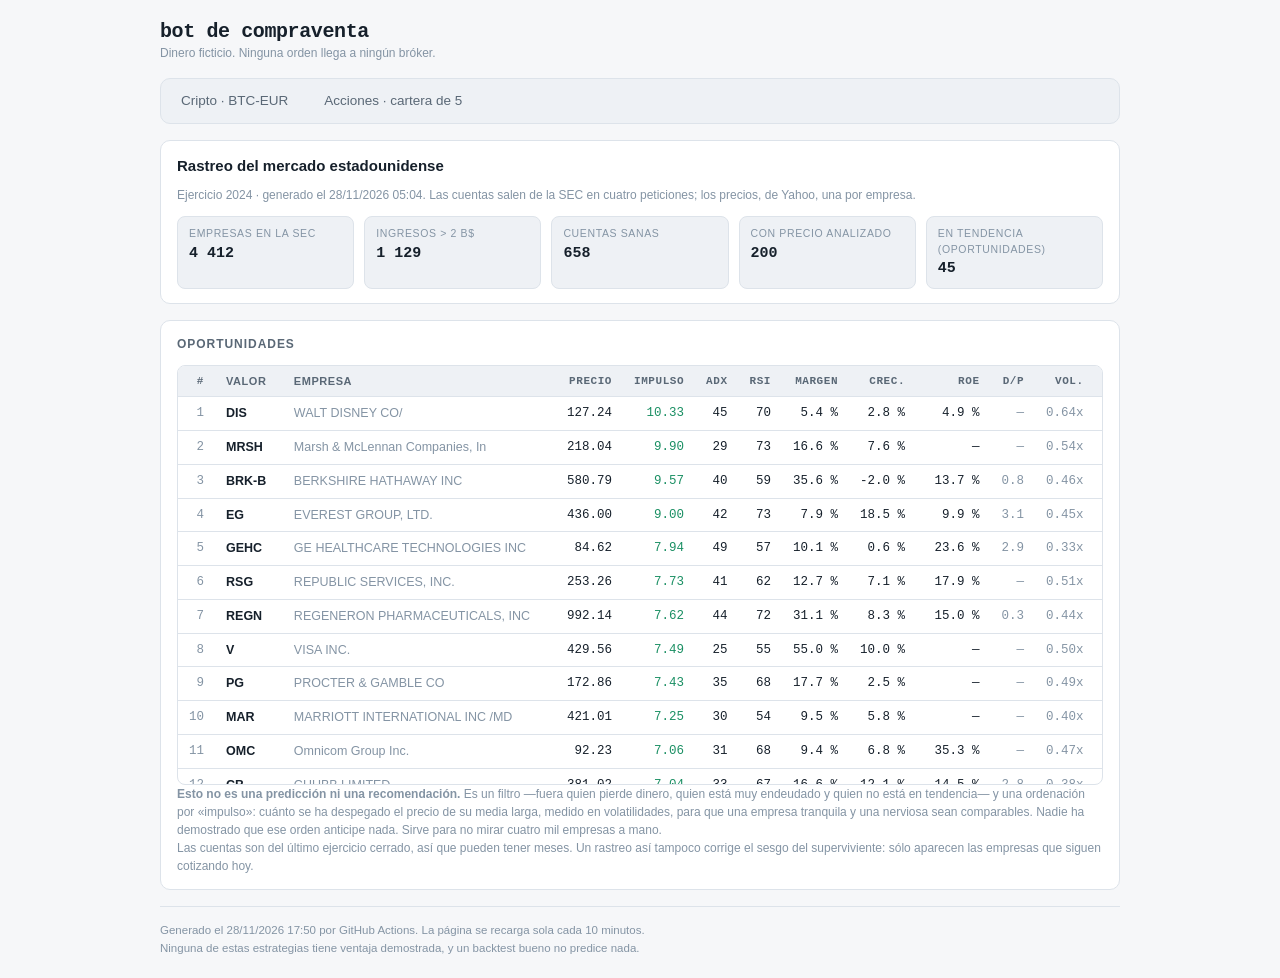
<file: docs/oportunidades.html>
<!doctype html>
<html lang="es"><head><meta charset="utf-8">
<meta name="viewport" content="width=device-width,initial-scale=1">
<meta http-equiv="refresh" content="600">
<title>Bot · oportunidades</title>
<style>
:root{color-scheme:dark;--f:#0d1117;--f2:#141b24;--f3:#1b2430;--b:#263241;--b2:#334354;
--t:#e6edf3;--t2:#9aa8b8;--t3:#6b7a8c;--verde:#2fbf87;--rojo:#e5606b;--ambar:#f2a33c;
--mono:ui-monospace,SFMono-Regular,Menlo,monospace}
@media (prefers-color-scheme:light){:root{color-scheme:light;--f:#f6f7f9;--f2:#fff;--f3:#eef1f5;
--b:#dde3ea;--b2:#c7d1dc;--t:#16202b;--t2:#5a6876;--t3:#8494a4;--verde:#1a8f63;--rojo:#c8383f}}
*{box-sizing:border-box}
body{margin:0;background:var(--f);color:var(--t);font:14px/1.5 -apple-system,BlinkMacSystemFont,"Segoe UI",Roboto,sans-serif}
.envuelve{max-width:1000px;margin:0 auto;padding:20px;display:flex;flex-direction:column;gap:16px}
h1{font:600 20px/1.2 var(--mono);margin:0;letter-spacing:-.02em}
h2{font-size:15px;margin:0 0 8px}
h3{font-size:12px;text-transform:uppercase;letter-spacing:.08em;color:var(--t2);margin:0 0 12px}
.tarjeta{background:var(--f2);border:1px solid var(--b);border-radius:10px;padding:14px 16px}
.kpis{display:grid;grid-template-columns:repeat(auto-fit,minmax(180px,1fr));gap:12px}
.kpi{background:var(--f2);border:1px solid var(--b);border-radius:10px;padding:12px 14px;display:flex;flex-direction:column;gap:3px}
.kpi-t{font-size:11px;text-transform:uppercase;letter-spacing:.07em;color:var(--t3)}
.kpi-v{font:600 21px/1.25 var(--mono);letter-spacing:-.02em}
.kpi-v.pos{color:var(--verde)} .kpi-v.neg{color:var(--rojo)}
.kpi-s{font-size:11.5px;color:var(--t3)}
.linea{margin:0 0 6px;color:var(--t2)}
.nota{color:var(--t3);font-size:12px;margin:0}
.insignia{font:11px var(--mono);padding:2px 8px;border-radius:999px;border:1px solid var(--b2);margin-right:6px}
.insignia.vivo{color:var(--verde)} .insignia.muerto{color:var(--rojo)} .insignia.pausado{color:var(--t3)}
.envoltura{overflow-x:auto;border:1px solid var(--b);border-radius:8px;max-height:420px;overflow-y:auto}
table{border-collapse:collapse;width:100%;font-size:12.5px}
th,td{padding:7px 11px;text-align:left;white-space:nowrap;border-bottom:1px solid var(--b)}
th{position:sticky;top:0;background:var(--f3);color:var(--t2);font-size:11px;text-transform:uppercase;letter-spacing:.05em}
.num{text-align:right;font-family:var(--mono)}
.pos{color:var(--verde)} .neg{color:var(--rojo)} .apagado{color:var(--t3)}
.malla{stroke:var(--b)} .base{stroke:var(--t3);stroke-dasharray:4 4}
.eje{fill:var(--t3);font:10px var(--mono)}
.diario{margin:0;padding:12px;background:var(--f);border:1px solid var(--b);border-radius:8px;
font:11.5px/1.7 var(--mono);max-height:300px;overflow:auto;color:var(--t2);white-space:pre-wrap}
.l-error{color:var(--rojo)} .l-warning{color:var(--ambar)} .l-hito{color:var(--t)}
footer{color:var(--t3);font-size:11.5px;line-height:1.6;border-top:1px solid var(--b);padding-top:14px}
.pestanas{display:flex;gap:4px;background:var(--f3);padding:4px;border-radius:10px;
border:1px solid var(--b);flex-wrap:wrap}
.pestana{padding:8px 16px;border-radius:7px;color:var(--t2);text-decoration:none;
font-size:13.5px;white-space:nowrap}
.pestana:hover{color:var(--t);background:var(--f2)}
.pestana.activa{background:#4c9aff;color:#fff;font-weight:600}
.datos{display:grid;grid-template-columns:repeat(auto-fit,minmax(130px,1fr));gap:10px}
.dato{background:var(--f3);border:1px solid var(--b);border-radius:8px;padding:9px 11px;
display:flex;flex-direction:column;gap:2px}
.dato-t{font-size:10.5px;text-transform:uppercase;letter-spacing:.06em;color:var(--t3)}
.dato-v{font:600 15px/1.3 var(--mono)}
.insignia.ok{color:var(--verde)} .insignia.falla{color:var(--rojo)}
.titulares{margin:0;padding-left:18px;display:flex;flex-direction:column;gap:7px}
.titulares li{font-size:13px;line-height:1.45}
.titulares a{color:var(--t2);text-decoration:none}
.titulares a:hover{color:#4c9aff;text-decoration:underline}
h3 .insignia{margin-left:8px;text-transform:none;letter-spacing:0}
</style></head><body><div class="envuelve">
<header><h1>bot de compraventa</h1>
<p class="nota">Dinero ficticio. Ninguna orden llega a ningún bróker.</p></header>
<nav class="pestanas"><a class="pestana" href="btc4h.html">Cripto · BTC-EUR</a><a class="pestana" href="acciones.html">Acciones · cartera de 5</a></nav>
<section class="tarjeta">
  <h2>Rastreo del mercado estadounidense</h2>
  <p class="nota">Ejercicio 2024 · generado el 28/11/2026 05:04. Las cuentas salen
  de la SEC en cuatro peticiones; los precios, de Yahoo, una por empresa.</p>
  <div class="datos" style="margin-top:12px"><div class="dato"><span class="dato-t">empresas en la SEC</span><span class="dato-v">4 412</span></div><div class="dato"><span class="dato-t">ingresos &gt; 2 B$</span><span class="dato-v">1 129</span></div><div class="dato"><span class="dato-t">cuentas sanas</span><span class="dato-v">658</span></div><div class="dato"><span class="dato-t">con precio analizado</span><span class="dato-v">200</span></div><div class="dato"><span class="dato-t">en tendencia (oportunidades)</span><span class="dato-v">45</span></div></div>
</section>

<section class="tarjeta"><h3>Oportunidades</h3>
<div class="envoltura"><table>
<thead><tr><th class="num">#</th><th>valor</th><th>empresa</th><th class="num">precio</th>
<th class="num">impulso</th><th class="num">ADX</th><th class="num">RSI</th>
<th class="num">margen</th><th class="num">crec.</th><th class="num">ROE</th>
<th class="num">D/P</th><th class="num">vol.</th><th class="num">a resist.</th></tr></thead>
<tbody><tr><td class="num apagado">1</td><td><b>DIS</b></td><td class="apagado">WALT DISNEY CO/</td><td class="num">127.24</td><td class="num pos">10.33</td><td class="num">45</td><td class="num">70</td><td class="num">5.4 %</td><td class="num">2.8 %</td><td class="num">4.9 %</td><td class="num apagado">—</td><td class="num apagado">0.64x</td><td class="num apagado">—</td></tr><tr><td class="num apagado">2</td><td><b>MRSH</b></td><td class="apagado">Marsh &amp; McLennan Companies, In</td><td class="num">218.04</td><td class="num pos">9.90</td><td class="num">29</td><td class="num">73</td><td class="num">16.6 %</td><td class="num">7.6 %</td><td class="num">—</td><td class="num apagado">—</td><td class="num apagado">0.54x</td><td class="num apagado">+0.9 %</td></tr><tr><td class="num apagado">3</td><td><b>BRK-B</b></td><td class="apagado">BERKSHIRE HATHAWAY INC</td><td class="num">580.79</td><td class="num pos">9.57</td><td class="num">40</td><td class="num">59</td><td class="num">35.6 %</td><td class="num">-2.0 %</td><td class="num">13.7 %</td><td class="num apagado">0.8</td><td class="num apagado">0.46x</td><td class="num apagado">—</td></tr><tr><td class="num apagado">4</td><td><b>EG</b></td><td class="apagado">EVEREST GROUP, LTD.</td><td class="num">436.00</td><td class="num pos">9.00</td><td class="num">42</td><td class="num">73</td><td class="num">7.9 %</td><td class="num">18.5 %</td><td class="num">9.9 %</td><td class="num apagado">3.1</td><td class="num apagado">0.45x</td><td class="num apagado">—</td></tr><tr><td class="num apagado">5</td><td><b>GEHC</b></td><td class="apagado">GE HEALTHCARE TECHNOLOGIES INC</td><td class="num">84.62</td><td class="num pos">7.94</td><td class="num">49</td><td class="num">57</td><td class="num">10.1 %</td><td class="num">0.6 %</td><td class="num">23.6 %</td><td class="num apagado">2.9</td><td class="num apagado">0.33x</td><td class="num apagado">+2.3 %</td></tr><tr><td class="num apagado">6</td><td><b>RSG</b></td><td class="apagado">REPUBLIC SERVICES, INC.</td><td class="num">253.26</td><td class="num pos">7.73</td><td class="num">41</td><td class="num">62</td><td class="num">12.7 %</td><td class="num">7.1 %</td><td class="num">17.9 %</td><td class="num apagado">—</td><td class="num apagado">0.51x</td><td class="num apagado">+0.7 %</td></tr><tr><td class="num apagado">7</td><td><b>REGN</b></td><td class="apagado">REGENERON PHARMACEUTICALS, INC</td><td class="num">992.14</td><td class="num pos">7.62</td><td class="num">44</td><td class="num">72</td><td class="num">31.1 %</td><td class="num">8.3 %</td><td class="num">15.0 %</td><td class="num apagado">0.3</td><td class="num apagado">0.44x</td><td class="num apagado">—</td></tr><tr><td class="num apagado">8</td><td><b>V</b></td><td class="apagado">VISA INC.</td><td class="num">429.56</td><td class="num pos">7.49</td><td class="num">25</td><td class="num">55</td><td class="num">55.0 %</td><td class="num">10.0 %</td><td class="num">—</td><td class="num apagado">—</td><td class="num apagado">0.50x</td><td class="num apagado">—</td></tr><tr><td class="num apagado">9</td><td><b>PG</b></td><td class="apagado">PROCTER &amp; GAMBLE CO</td><td class="num">172.86</td><td class="num pos">7.43</td><td class="num">35</td><td class="num">68</td><td class="num">17.7 %</td><td class="num">2.5 %</td><td class="num">—</td><td class="num apagado">—</td><td class="num apagado">0.49x</td><td class="num apagado">—</td></tr><tr><td class="num apagado">10</td><td><b>MAR</b></td><td class="apagado">MARRIOTT INTERNATIONAL INC /MD</td><td class="num">421.01</td><td class="num pos">7.25</td><td class="num">30</td><td class="num">54</td><td class="num">9.5 %</td><td class="num">5.8 %</td><td class="num">—</td><td class="num apagado">—</td><td class="num apagado">0.40x</td><td class="num apagado">+2.8 %</td></tr><tr><td class="num apagado">11</td><td><b>OMC</b></td><td class="apagado">Omnicom Group Inc.</td><td class="num">92.23</td><td class="num pos">7.06</td><td class="num">31</td><td class="num">68</td><td class="num">9.4 %</td><td class="num">6.8 %</td><td class="num">35.3 %</td><td class="num apagado">—</td><td class="num apagado">0.47x</td><td class="num apagado">—</td></tr><tr><td class="num apagado">12</td><td><b>CB</b></td><td class="apagado">CHUBB LIMITED</td><td class="num">381.02</td><td class="num pos">7.04</td><td class="num">33</td><td class="num">67</td><td class="num">16.6 %</td><td class="num">12.1 %</td><td class="num">14.5 %</td><td class="num apagado">2.8</td><td class="num apagado">0.38x</td><td class="num apagado">+0.7 %</td></tr><tr><td class="num apagado">13</td><td><b>ACGL</b></td><td class="apagado">ARCH CAPITAL GROUP LTD.</td><td class="num">110.33</td><td class="num pos">6.54</td><td class="num">27</td><td class="num">67</td><td class="num">24.7 %</td><td class="num">27.9 %</td><td class="num">20.7 %</td><td class="num apagado">2.4</td><td class="num apagado">0.51x</td><td class="num apagado">—</td></tr><tr><td class="num apagado">14</td><td><b>TGT</b></td><td class="apagado">TARGET CORPORATION</td><td class="num">171.97</td><td class="num pos">5.93</td><td class="num">38</td><td class="num">67</td><td class="num">3.8 %</td><td class="num">-0.8 %</td><td class="num">27.9 %</td><td class="num apagado">—</td><td class="num apagado">0.35x</td><td class="num apagado">—</td></tr><tr><td class="num apagado">15</td><td><b>ABBV</b></td><td class="apagado">AbbVie Inc.</td><td class="num">291.88</td><td class="num pos">5.93</td><td class="num">21</td><td class="num">51</td><td class="num">7.6 %</td><td class="num">3.7 %</td><td class="num">128.7 %</td><td class="num apagado">—</td><td class="num apagado">0.73x</td><td class="num apagado">+3.5 %</td></tr><tr><td class="num apagado">16</td><td><b>TSCO</b></td><td class="apagado">TRACTOR SUPPLY CO /DE/</td><td class="num">40.01</td><td class="num pos">5.81</td><td class="num">21</td><td class="num">70</td><td class="num">7.4 %</td><td class="num">2.2 %</td><td class="num">48.5 %</td><td class="num apagado">3.3</td><td class="num apagado">0.43x</td><td class="num apagado">+24.2 %</td></tr><tr><td class="num apagado">17</td><td><b>AFL</b></td><td class="apagado">Aflac Incorporated</td><td class="num">127.44</td><td class="num pos">5.80</td><td class="num">46</td><td class="num">64</td><td class="num">28.8 %</td><td class="num">1.2 %</td><td class="num">20.9 %</td><td class="num apagado">3.5</td><td class="num apagado">0.43x</td><td class="num apagado">+2.2 %</td></tr><tr><td class="num apagado">18</td><td><b>DUK</b></td><td class="apagado">DUKE ENERGY CORPORATION</td><td class="num">131.91</td><td class="num pos">5.60</td><td class="num">37</td><td class="num">72</td><td class="num">15.1 %</td><td class="num">4.8 %</td><td class="num">9.0 %</td><td class="num apagado">—</td><td class="num apagado">0.23x</td><td class="num apagado">+1.1 %</td></tr><tr><td class="num apagado">19</td><td><b>MKL</b></td><td class="apagado">MARKEL GROUP INC.</td><td class="num">1 986.53</td><td class="num pos">5.54</td><td class="num">37</td><td class="num">62</td><td class="num">18.5 %</td><td class="num">3.7 %</td><td class="num">16.2 %</td><td class="num apagado">2.6</td><td class="num apagado">0.50x</td><td class="num apagado">+0.9 %</td></tr><tr><td class="num apagado">20</td><td><b>LOW</b></td><td class="apagado">LOWE’S COMPANIES, INC</td><td class="num">236.46</td><td class="num pos">5.23</td><td class="num">41</td><td class="num">64</td><td class="num">8.3 %</td><td class="num">-3.1 %</td><td class="num">—</td><td class="num apagado">—</td><td class="num apagado">0.28x</td><td class="num apagado">+0.9 %</td></tr><tr><td class="num apagado">21</td><td><b>OTIS</b></td><td class="apagado">OTIS WORLDWIDE CORPORATION</td><td class="num">79.50</td><td class="num pos">5.00</td><td class="num">25</td><td class="num">53</td><td class="num">11.5 %</td><td class="num">0.4 %</td><td class="num">—</td><td class="num apagado">—</td><td class="num apagado">0.41x</td><td class="num apagado">+6.3 %</td></tr><tr><td class="num apagado">22</td><td><b>AZO</b></td><td class="apagado">AUTOZONE, INC.</td><td class="num">3 399.21</td><td class="num pos">4.95</td><td class="num">36</td><td class="num">75</td><td class="num">14.4 %</td><td class="num">5.9 %</td><td class="num">—</td><td class="num apagado">—</td><td class="num apagado">0.47x</td><td class="num apagado">+2.3 %</td></tr><tr><td class="num apagado">23</td><td><b>MDLZ</b></td><td class="apagado">Mondelez International, Inc.</td><td class="num">67.77</td><td class="num pos">4.87</td><td class="num">27</td><td class="num">65</td><td class="num">12.7 %</td><td class="num">1.2 %</td><td class="num">17.1 %</td><td class="num apagado">1.5</td><td class="num apagado">0.34x</td><td class="num apagado">+1.3 %</td></tr><tr><td class="num apagado">24</td><td><b>FISV</b></td><td class="apagado">Fiserv, Inc.</td><td class="num">61.49</td><td class="num pos">4.73</td><td class="num">32</td><td class="num">46</td><td class="num">15.3 %</td><td class="num">7.1 %</td><td class="num">11.6 %</td><td class="num apagado">1.8</td><td class="num apagado">0.30x</td><td class="num apagado">+5.1 %</td></tr><tr><td class="num apagado">25</td><td><b>PPG</b></td><td class="apagado">PPG INDUSTRIES, INC.</td><td class="num">124.88</td><td class="num pos">4.69</td><td class="num">31</td><td class="num">55</td><td class="num">7.0 %</td><td class="num">-2.4 %</td><td class="num">16.4 %</td><td class="num apagado">1.8</td><td class="num apagado">0.51x</td><td class="num apagado">—</td></tr><tr><td class="num apagado">26</td><td><b>UPS</b></td><td class="apagado">United Parcel Service, Inc.</td><td class="num">112.63</td><td class="num pos">4.40</td><td class="num">34</td><td class="num">60</td><td class="num">6.3 %</td><td class="num">0.1 %</td><td class="num">34.6 %</td><td class="num apagado">—</td><td class="num apagado">0.39x</td><td class="num apagado">—</td></tr><tr><td class="num apagado">27</td><td><b>KHC</b></td><td class="apagado">Kraft Heinz Co</td><td class="num">26.49</td><td class="num pos">4.34</td><td class="num">31</td><td class="num">72</td><td class="num">10.6 %</td><td class="num">-3.0 %</td><td class="num">5.6 %</td><td class="num apagado">0.8</td><td class="num apagado">0.54x</td><td class="num apagado">+2.1 %</td></tr><tr><td class="num apagado">28</td><td><b>CMCSA</b></td><td class="apagado">COMCAST CORPORATION</td><td class="num">26.08</td><td class="num pos">4.23</td><td class="num">35</td><td class="num">71</td><td class="num">13.1 %</td><td class="num">1.8 %</td><td class="num">18.9 %</td><td class="num apagado">—</td><td class="num apagado">0.44x</td><td class="num apagado">+1.3 %</td></tr><tr><td class="num apagado">29</td><td><b>SPGI</b></td><td class="apagado">S&amp;P Global Inc.</td><td class="num">461.24</td><td class="num pos">4.10</td><td class="num">29</td><td class="num">46</td><td class="num">27.1 %</td><td class="num">13.7 %</td><td class="num">11.6 %</td><td class="num apagado">0.7</td><td class="num apagado">0.36x</td><td class="num apagado">+2.6 %</td></tr><tr><td class="num apagado">30</td><td><b>MCD</b></td><td class="apagado">McDONALD’S CORPORATION</td><td class="num">282.62</td><td class="num pos">4.09</td><td class="num">35</td><td class="num">59</td><td class="num">31.7 %</td><td class="num">1.7 %</td><td class="num">—</td><td class="num apagado">—</td><td class="num apagado">0.28x</td><td class="num apagado">+0.8 %</td></tr><tr><td class="num apagado">31</td><td><b>GWW</b></td><td class="apagado">W.W. Grainger, Inc.</td><td class="num">1 431.87</td><td class="num pos">4.02</td><td class="num">34</td><td class="num">49</td><td class="num">11.1 %</td><td class="num">4.2 %</td><td class="num">56.8 %</td><td class="num apagado">—</td><td class="num apagado">0.34x</td><td class="num apagado">+6.0 %</td></tr><tr><td class="num apagado">32</td><td><b>EXC</b></td><td class="apagado">EXELON CORPORATION</td><td class="num">46.66</td><td class="num pos">3.54</td><td class="num">21</td><td class="num">64</td><td class="num">10.7 %</td><td class="num">6.0 %</td><td class="num">9.1 %</td><td class="num apagado">3.0</td><td class="num apagado">0.46x</td><td class="num apagado">+4.3 %</td></tr><tr><td class="num apagado">33</td><td><b>PHM</b></td><td class="apagado">PULTEGROUP, INC.</td><td class="num">134.49</td><td class="num pos">3.50</td><td class="num">25</td><td class="num">53</td><td class="num">17.2 %</td><td class="num">11.7 %</td><td class="num">25.4 %</td><td class="num apagado">0.4</td><td class="num apagado">0.45x</td><td class="num apagado">+3.7 %</td></tr><tr><td class="num apagado">34</td><td><b>SBUX</b></td><td class="apagado">Starbucks Corporation</td><td class="num">108.80</td><td class="num pos">3.49</td><td class="num">25</td><td class="num">57</td><td class="num">10.4 %</td><td class="num">0.6 %</td><td class="num">—</td><td class="num apagado">—</td><td class="num apagado">0.47x</td><td class="num apagado">+0.0 %</td></tr><tr><td class="num apagado">35</td><td><b>SHW</b></td><td class="apagado">THE SHERWIN-WILLIAMS COMPANY</td><td class="num">363.24</td><td class="num pos">3.47</td><td class="num">31</td><td class="num">65</td><td class="num">11.6 %</td><td class="num">0.2 %</td><td class="num">66.2 %</td><td class="num apagado">—</td><td class="num apagado">0.29x</td><td class="num apagado">+2.1 %</td></tr><tr><td class="num apagado">36</td><td><b>MDLN</b></td><td class="apagado">Medline Inc.</td><td class="num">41.19</td><td class="num pos">3.13</td><td class="num">30</td><td class="num">55</td><td class="num">4.6 %</td><td class="num">9.8 %</td><td class="num">—</td><td class="num apagado">—</td><td class="num apagado">0.38x</td><td class="num apagado">+2.9 %</td></tr><tr><td class="num apagado">37</td><td><b>PAG</b></td><td class="apagado">Penske Automotive Group, Inc.</td><td class="num">213.40</td><td class="num pos">2.59</td><td class="num">22</td><td class="num">58</td><td class="num">3.0 %</td><td class="num">3.1 %</td><td class="num">17.9 %</td><td class="num apagado">2.2</td><td class="num apagado">0.32x</td><td class="num apagado">+0.3 %</td></tr><tr><td class="num apagado">38</td><td><b>D</b></td><td class="apagado">DOMINION ENERGY, INC.</td><td class="num">67.94</td><td class="num pos">2.47</td><td class="num">24</td><td class="num">44</td><td class="num">14.3 %</td><td class="num">5.2 %</td><td class="num">7.6 %</td><td class="num apagado">2.7</td><td class="num apagado">0.51x</td><td class="num apagado">+2.5 %</td></tr><tr><td class="num apagado">39</td><td><b>HSIC</b></td><td class="apagado">HENRY SCHEIN, INC.</td><td class="num">89.25</td><td class="num pos">2.43</td><td class="num">21</td><td class="num">58</td><td class="num">3.1 %</td><td class="num">2.7 %</td><td class="num">11.7 %</td><td class="num apagado">1.6</td><td class="num apagado">0.43x</td><td class="num apagado">+0.2 %</td></tr><tr><td class="num apagado">40</td><td><b>BLK</b></td><td class="apagado">BlackRock, Inc.</td><td class="num">1 166.96</td><td class="num pos">2.33</td><td class="num">22</td><td class="num">48</td><td class="num">31.2 %</td><td class="num">14.3 %</td><td class="num">13.4 %</td><td class="num apagado">1.9</td><td class="num apagado">0.55x</td><td class="num apagado">+1.3 %</td></tr><tr><td class="num apagado">41</td><td><b>KMB</b></td><td class="apagado">KIMBERLY-CLARK CORPORATION</td><td class="num">109.11</td><td class="num pos">1.83</td><td class="num">20</td><td class="num">51</td><td class="num">15.1 %</td><td class="num">-2.0 %</td><td class="num">303.0 %</td><td class="num apagado">—</td><td class="num apagado">0.25x</td><td class="num apagado">+2.4 %</td></tr><tr><td class="num apagado">42</td><td><b>CVX</b></td><td class="apagado">Chevron Corp</td><td class="num">212.45</td><td class="num pos">1.54</td><td class="num">22</td><td class="num">50</td><td class="num">9.2 %</td><td class="num">-1.8 %</td><td class="num">11.6 %</td><td class="num apagado">0.7</td><td class="num apagado">0.53x</td><td class="num apagado">+1.8 %</td></tr><tr><td class="num apagado">43</td><td><b>XYZ</b></td><td class="apagado">BLOCK, INC.</td><td class="num">77.68</td><td class="num pos">0.07</td><td class="num">22</td><td class="num">39</td><td class="num">12.0 %</td><td class="num">10.1 %</td><td class="num">13.6 %</td><td class="num apagado">0.7</td><td class="num apagado">0.31x</td><td class="num apagado">+5.3 %</td></tr><tr><td class="num apagado">44</td><td><b>TRGP</b></td><td class="apagado">TARGA RESOURCES CORP.</td><td class="num">280.55</td><td class="num pos">-0.15</td><td class="num">21</td><td class="num">62</td><td class="num">9.3 %</td><td class="num">4.6 %</td><td class="num">50.6 %</td><td class="num apagado">—</td><td class="num apagado">0.72x</td><td class="num apagado">+6.5 %</td></tr><tr><td class="num apagado">45</td><td><b>ELV</b></td><td class="apagado">ELEVANCE HEALTH, INC.</td><td class="num">393.22</td><td class="num pos">-1.31</td><td class="num">24</td><td class="num">37</td><td class="num">3.4 %</td><td class="num">3.3 %</td><td class="num">14.5 %</td><td class="num apagado">1.8</td><td class="num apagado">0.33x</td><td class="num apagado">+3.3 %</td></tr></tbody>
</table></div>
<p class="nota"><b>Esto no es una predicción ni una recomendación.</b> Es un filtro
—fuera quien pierde dinero, quien está muy endeudado y quien no está en tendencia—
y una ordenación por «impulso»: cuánto se ha despegado el precio de su media larga,
medido en volatilidades, para que una empresa tranquila y una nerviosa sean
comparables. Nadie ha demostrado que ese orden anticipe nada. Sirve para no mirar
cuatro mil empresas a mano.</p>
<p class="nota">Las cuentas son del último ejercicio cerrado, así que pueden tener
meses. Un rastreo así tampoco corrige el sesgo del superviviente: sólo aparecen
las empresas que siguen cotizando hoy.</p>
</section>

<footer>Generado el 28/11/2026 17:50 por GitHub Actions. La página se recarga sola cada 10 minutos.<br>
Ninguna de estas estrategias tiene ventaja demostrada, y un backtest bueno no predice nada.</footer>
</div></body></html>
</file>
